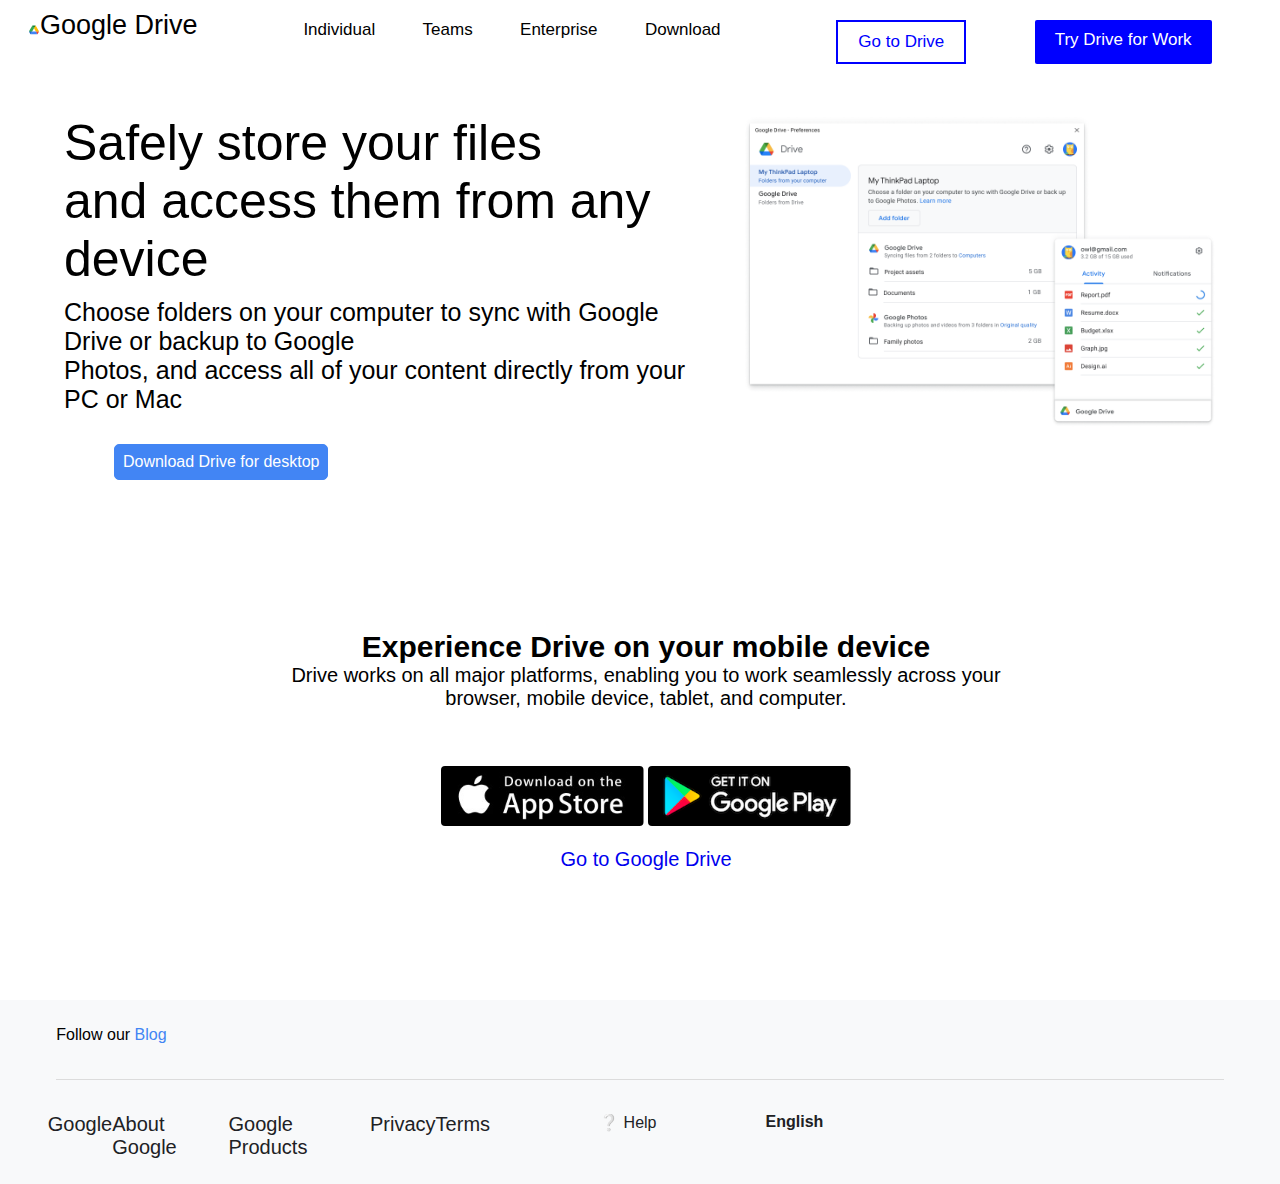
<file: download.html>
<!DOCTYPE html>
<html lang="en">
<head>
    <meta charset="UTF-8">
    <meta http-equiv="X-UA-Compatible" content="IE=edge">
    <meta name="viewport" content="width=device-width, initial-scale=1.0">
    <title>Download</title>
    <link rel="stylesheet" href="css/main.css">

</head>
<body>
    <div class="nav">
        <div class="logo">
            <a href="index.html"><img src="img/drive-logo.svg" alt=""></a>
            <a href="index.html">Google Drive</a>
        </div>
        <div class="link-1">
            <a href="#">Individual</a>
            <a href="#">Teams</a>
            <a href="#">Enterprise</a>
            <a href="download.html">Download</a>
        </div>
        <div class="link-2">
            <a href="#" class="btn-3">Go to Drive</a>
            <a href="#" class="btn-4">Try Drive for Work</a>
        </div>
    </div>
    <div class="row-1">
        <div class="col-1">
            <h1>Safely store your files<br>and access them from any<br>device</h1>
            <h2>Choose folders on your computer to sync with Google Drive or backup to Google<br>Photos, and access all of your content directly from your PC or Mac</h2>
            <div class="links">
                <a href="#" class="btn-1">Download Drive for desktop</a>
            </div>
        </div>
        <div class="col-2">
            <img src="img/imgs1.png" alt="">
        </div>
    </div>
    <div class="row-11">
        <h1>Experience Drive on your mobile device</h1>
        <p>Drive works on all major platforms, enabling you to work seamlessly across your<br>browser, mobile device, tablet, and computer.</p><br><br>
        <img src="img/icon_AppleStore.svg" alt="">
        <img src="img/icon_GooglePlay.svg" alt="">
        <br><br>
        <p><a href="#">Go to Google Drive</a></p>
    </div><footer class="footer">
        <div class="top">
            <p>Follow our <a href="#">Blog</a></p>
        </div>
        <div class="bottom">
            <div class="col-1">
                <p><a href="#">Google</a></p>
                <p><a href="#">About Google</a></p>
                <p><a href="#">Google Products</a></p>
                <p><a href="#">Privacy</a></p>
                <p><a href="#">Terms</a></p>
            </div>
            <div class="col-2">
                <a href="#" class="help">&#10068 Help</a>
                <p><b>English</b></p>
            </div>
        </div>
    </footer>
</body>
</html>
</file>
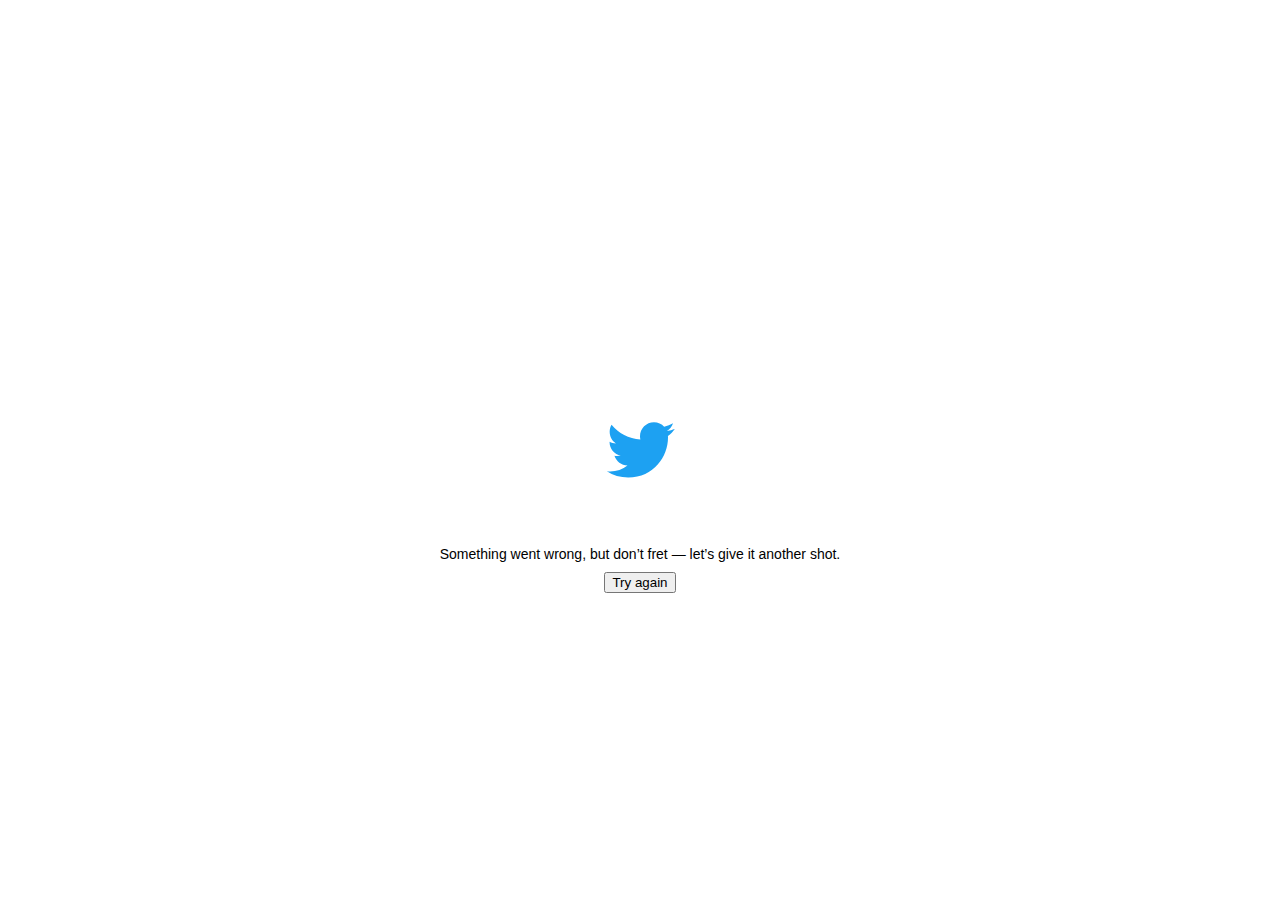
<file: img/twitter.htm>
<!DOCTYPE html>
<html dir="ltr" lang="en">
<meta charset="utf-8" />
<meta name="viewport" content="width=device-width,initial-scale=1,maximum-scale=1,user-scalable=0,viewport-fit=cover" /><link rel="preconnect" href="//abs.twimg.com" /><link rel="dns-prefetch" href="//abs.twimg.com" /><link rel="preconnect" href="//api.twitter.com" /><link rel="dns-prefetch" href="//api.twitter.com" /><link rel="preconnect" href="//pbs.twimg.com" /><link rel="dns-prefetch" href="//pbs.twimg.com" /><link rel="preconnect" href="//t.co" /><link rel="dns-prefetch" href="//t.co" /><link rel="preconnect" href="//video.twimg.com" /><link rel="dns-prefetch" href="//video.twimg.com" /><link rel="preload" as="script" crossorigin="anonymous" href="https://abs.twimg.com/responsive-web/client-web/feature-switch-manifest.20274088.js" nonce="YWI3NjM3YjItZGJkMi00ZjFkLTk3ZGItZTBiMmIyZDliMTc4" /><link rel="preload" as="script" crossorigin="anonymous" href="https://abs.twimg.com/responsive-web/client-web/polyfills.146233e8.js" nonce="YWI3NjM3YjItZGJkMi00ZjFkLTk3ZGItZTBiMmIyZDliMTc4" /><link rel="preload" as="script" crossorigin="anonymous" href="https://abs.twimg.com/responsive-web/client-web/vendor.670b8bf8.js" nonce="YWI3NjM3YjItZGJkMi00ZjFkLTk3ZGItZTBiMmIyZDliMTc4" /><link rel="preload" as="script" crossorigin="anonymous" href="https://abs.twimg.com/responsive-web/client-web/i18n/en.4a39ac38.js" nonce="YWI3NjM3YjItZGJkMi00ZjFkLTk3ZGItZTBiMmIyZDliMTc4" /><link rel="preload" as="script" crossorigin="anonymous" href="https://abs.twimg.com/responsive-web/client-web/main.4c877408.js" nonce="YWI3NjM3YjItZGJkMi00ZjFkLTk3ZGItZTBiMmIyZDliMTc4" /><meta property="fb:app_id" content="2231777543" />
<meta property="og:site_name" content="Twitter" /><meta name="google-site-verification" content="acYOOcR5z6puMzLn6hLDZI1nNHXPxt57OIstz1vnCV0" /><meta name="facebook-domain-verification" content="x6sdcc8b5ju3bh8nbm59eswogvg6t1" /><meta http-equiv="onion-location" content="https://twitter3e4tixl4xyajtrzo62zg5vztmjuricljdp2c5kshju4avyoid.onion/" /><link rel="manifest" href="/manifest.json" crossOrigin="use-credentials" /><link rel="alternate" hreflang="x-default" href="https://twitter.com/googledrive" /><link rel="alternate" hreflang="en" href="https://twitter.com/googledrive?lang=en" /><link rel="alternate" hreflang="ar" href="https://twitter.com/googledrive?lang=ar" /><link rel="alternate" hreflang="ar-x-fm" href="https://twitter.com/googledrive?lang=ar-x-fm" /><link rel="alternate" hreflang="bg" href="https://twitter.com/googledrive?lang=bg" /><link rel="alternate" hreflang="bn" href="https://twitter.com/googledrive?lang=bn" /><link rel="alternate" hreflang="ca" href="https://twitter.com/googledrive?lang=ca" /><link rel="alternate" hreflang="cs" href="https://twitter.com/googledrive?lang=cs" /><link rel="alternate" hreflang="da" href="https://twitter.com/googledrive?lang=da" /><link rel="alternate" hreflang="de" href="https://twitter.com/googledrive?lang=de" /><link rel="alternate" hreflang="el" href="https://twitter.com/googledrive?lang=el" /><link rel="alternate" hreflang="en-GB" href="https://twitter.com/googledrive?lang=en-GB" /><link rel="alternate" hreflang="es" href="https://twitter.com/googledrive?lang=es" /><link rel="alternate" hreflang="eu" href="https://twitter.com/googledrive?lang=eu" /><link rel="alternate" hreflang="fa" href="https://twitter.com/googledrive?lang=fa" /><link rel="alternate" hreflang="fi" href="https://twitter.com/googledrive?lang=fi" /><link rel="alternate" hreflang="fr" href="https://twitter.com/googledrive?lang=fr" /><link rel="alternate" hreflang="ga" href="https://twitter.com/googledrive?lang=ga" /><link rel="alternate" hreflang="gl" href="https://twitter.com/googledrive?lang=gl" /><link rel="alternate" hreflang="gu" href="https://twitter.com/googledrive?lang=gu" /><link rel="alternate" hreflang="ha" href="https://twitter.com/googledrive?lang=ha" /><link rel="alternate" hreflang="he" href="https://twitter.com/googledrive?lang=he" /><link rel="alternate" hreflang="hi" href="https://twitter.com/googledrive?lang=hi" /><link rel="alternate" hreflang="hr" href="https://twitter.com/googledrive?lang=hr" /><link rel="alternate" hreflang="hu" href="https://twitter.com/googledrive?lang=hu" /><link rel="alternate" hreflang="id" href="https://twitter.com/googledrive?lang=id" /><link rel="alternate" hreflang="ig" href="https://twitter.com/googledrive?lang=ig" /><link rel="alternate" hreflang="it" href="https://twitter.com/googledrive?lang=it" /><link rel="alternate" hreflang="ja" href="https://twitter.com/googledrive?lang=ja" /><link rel="alternate" hreflang="kn" href="https://twitter.com/googledrive?lang=kn" /><link rel="alternate" hreflang="ko" href="https://twitter.com/googledrive?lang=ko" /><link rel="alternate" hreflang="mr" href="https://twitter.com/googledrive?lang=mr" /><link rel="alternate" hreflang="ms" href="https://twitter.com/googledrive?lang=ms" /><link rel="alternate" hreflang="nb" href="https://twitter.com/googledrive?lang=nb" /><link rel="alternate" hreflang="nl" href="https://twitter.com/googledrive?lang=nl" /><link rel="alternate" hreflang="pl" href="https://twitter.com/googledrive?lang=pl" /><link rel="alternate" hreflang="pt" href="https://twitter.com/googledrive?lang=pt" /><link rel="alternate" hreflang="ro" href="https://twitter.com/googledrive?lang=ro" /><link rel="alternate" hreflang="ru" href="https://twitter.com/googledrive?lang=ru" /><link rel="alternate" hreflang="sk" href="https://twitter.com/googledrive?lang=sk" /><link rel="alternate" hreflang="sr" href="https://twitter.com/googledrive?lang=sr" /><link rel="alternate" hreflang="sv" href="https://twitter.com/googledrive?lang=sv" /><link rel="alternate" hreflang="ta" href="https://twitter.com/googledrive?lang=ta" /><link rel="alternate" hreflang="th" href="https://twitter.com/googledrive?lang=th" /><link rel="alternate" hreflang="tr" href="https://twitter.com/googledrive?lang=tr" /><link rel="alternate" hreflang="uk" href="https://twitter.com/googledrive?lang=uk" /><link rel="alternate" hreflang="ur" href="https://twitter.com/googledrive?lang=ur" /><link rel="alternate" hreflang="vi" href="https://twitter.com/googledrive?lang=vi" /><link rel="alternate" hreflang="yo" href="https://twitter.com/googledrive?lang=yo" /><link rel="alternate" hreflang="zh" href="https://twitter.com/googledrive?lang=zh" /><link rel="alternate" hreflang="zh-Hant" href="https://twitter.com/googledrive?lang=zh-Hant" /><link rel="canonical" href="https://twitter.com/googledrive" /><link rel="search" type="application/opensearchdescription+xml" href="/opensearch.xml" title="Twitter"><link rel="mask-icon" sizes="any" href="https://abs.twimg.com/responsive-web/client-web/icon-svg.168b89d8.svg" color="#1D9BF0"><link rel="shortcut icon" href="//abs.twimg.com/favicons/twitter.2.ico"><link rel="apple-touch-icon" sizes="192x192" href="https://abs.twimg.com/responsive-web/client-web/icon-ios.b1fc7278.png" /><meta name="mobile-web-app-capable" content="yes" />
<meta name="apple-mobile-web-app-title" content="Twitter" />
<meta name="apple-mobile-web-app-status-bar-style" content="white" />
<meta name="theme-color" content="#ffffff" />
<meta http-equiv="origin-trial" content="AlpCmb40F5ZjDi9ZYe+wnr/[base64]" /><style>html,body{height: 100%;}</style><style id="react-native-stylesheet">[stylesheet-group="0"]{}
html{-ms-text-size-adjust:100%;-webkit-text-size-adjust:100%;-webkit-tap-highlight-color:rgba(0,0,0,0);}
body{margin:0;}
button::-moz-focus-inner,input::-moz-focus-inner{border:0;padding:0;}
input::-webkit-search-cancel-button,input::-webkit-search-decoration,input::-webkit-search-results-button,input::-webkit-search-results-decoration{display:none;}
[stylesheet-group="0.1"]{}
:focus:not([data-focusvisible-polyfill]){outline: none;}
[stylesheet-group="1"]{}
.css-1dbjc4n{-ms-flex-align:stretch;-ms-flex-direction:column;-ms-flex-negative:0;-ms-flex-preferred-size:auto;-webkit-align-items:stretch;-webkit-box-align:stretch;-webkit-box-direction:normal;-webkit-box-orient:vertical;-webkit-flex-basis:auto;-webkit-flex-direction:column;-webkit-flex-shrink:0;align-items:stretch;border:0 solid black;box-sizing:border-box;display:-webkit-box;display:-moz-box;display:-ms-flexbox;display:-webkit-flex;display:flex;flex-basis:auto;flex-direction:column;flex-shrink:0;margin-bottom:0px;margin-left:0px;margin-right:0px;margin-top:0px;min-height:0px;min-width:0px;padding-bottom:0px;padding-left:0px;padding-right:0px;padding-top:0px;position:relative;z-index:0;}
.css-901oao{border:0 solid black;box-sizing:border-box;color:rgba(0,0,0,1.00);display:inline;font:14px -apple-system,BlinkMacSystemFont,"Segoe UI",Roboto,Helvetica,Arial,sans-serif;margin-bottom:0px;margin-left:0px;margin-right:0px;margin-top:0px;padding-bottom:0px;padding-left:0px;padding-right:0px;padding-top:0px;white-space:pre-wrap;word-wrap:break-word;}
.css-16my406{color:inherit;font:inherit;white-space:inherit;}
[stylesheet-group="2"]{}
.r-13awgt0{-ms-flex:1 1 0%;-webkit-flex:1;flex:1;}
.r-4qtqp9{display:inline-block;}
.r-ywje51{margin-bottom:auto;margin-left:auto;margin-right:auto;margin-top:auto;}
.r-hvic4v{display:none;}
.r-1adg3ll{display:block;}
[stylesheet-group="2.2"]{}
.r-12vffkv>*{pointer-events:auto;}
.r-12vffkv{pointer-events:none!important;}
.r-14lw9ot{background-color:rgba(255,255,255,1.00);}
.r-1p0dtai{bottom:0px;}
.r-1d2f490{left:0px;}
.r-1xcajam{position:fixed;}
.r-zchlnj{right:0px;}
.r-ipm5af{top:0px;}
.r-yyyyoo{fill:currentcolor;}
.r-1xvli5t{height:1.25em;}
.r-dnmrzs{max-width:100%;}
.r-bnwqim{position:relative;}
.r-1plcrui{vertical-align:text-bottom;}
.r-lrvibr{-moz-user-select:none;-ms-user-select:none;-webkit-user-select:none;user-select:none;}
.r-13gxpu9{color:rgba(29,161,242,1.00);}
.r-wy61xf{height:72px;}
.r-u8s1d{position:absolute;}
.r-1blnp2b{width:72px;}
.r-1ykxob0{top:60%;}
.r-1b2b6em{line-height:2em;}
.r-q4m81j{text-align:center;}</style><body style="background-color: #FFFFFF;">
  <noscript>
    <style>
    body {
      -ms-overflow-style: scrollbar;
      overflow-y: scroll;
      overscroll-behavior-y: none;
    }

    .errorContainer {
      background-color: #FFF;
      color: #0F1419;
      max-width: 600px;
      margin: 0 auto;
      padding: 10%;
      font-family: Helvetica, sans-serif;
      font-size: 16px;
    }

    .errorButton {
      margin: 3em 0;
    }

    .errorButton a {
      background: #1DA1F2;
      border-radius: 2.5em;
      color: white;
      padding: 1em 2em;
      text-decoration: none;
    }

    .errorButton a:hover,
    .errorButton a:focus {
      background: rgb(26, 145, 218);
    }

    .errorFooter {
      color: #657786;
      font-size: 80%;
      line-height: 1.5;
      padding: 1em 0;
    }

    .errorFooter a,
    .errorFooter a:visited {
      color: #657786;
      text-decoration: none;
      padding-right: 1em;
    }

    .errorFooter a:hover,
    .errorFooter a:active {
      text-decoration: underline;
    }

      #placeholder,
      #react-root {
        display: none !important;
      }
      body {
        background-color: #FFF !important;
      }
    </style>
    <div class="errorContainer">
      <img width="46" height="38" srcset="https://abs.twimg.com/errors/logo46x38.png 1x, https://abs.twimg.com/errors/logo46x38@2x.png 2x" src="https://abs.twimg.com/errors/logo46x38.png" alt="Twitter" />
      <h1>JavaScript is not available.</h1>
      <p>We’ve detected that JavaScript is disabled in this browser. Please enable JavaScript or switch to a supported browser to continue using twitter.com. You can see a list of supported browsers in our Help Center.</p>
      <p class="errorButton"><a href="https://help.twitter.com/using-twitter/twitter-supported-browsers">Help Center</a></p>
    <p class="errorFooter">
      <a href="https://twitter.com/tos">Terms of Service</a>
      <a href="https://twitter.com/privacy">Privacy Policy</a>
      <a href="https://support.twitter.com/articles/20170514">Cookie Policy</a>
      <a href="https://legal.twitter.com/imprint.html">Imprint</a>
      <a href="https://business.twitter.com/en/help/troubleshooting/how-twitter-ads-work.html?ref=web-twc-ao-gbl-adsinfo&utm_source=twc&utm_medium=web&utm_campaign=ao&utm_content=adsinfo">Ads info</a>
      © 2022 Twitter, Inc.
    </p>

    </div>
  </noscript><div id="react-root" style="height:100%;display:flex;"><div class="css-1dbjc4n r-13awgt0 r-12vffkv"><div class="css-1dbjc4n r-13awgt0 r-12vffkv"><style>
@media (prefers-color-scheme: dark) {
  #placeholder {
    background-color: #000000
  }
}
</style><div aria-label="Loading…" class="css-1dbjc4n r-14lw9ot r-1p0dtai r-1d2f490 r-1xcajam r-zchlnj r-ipm5af" id="placeholder"><svg viewBox="0 0 24 24" aria-hidden="true" class="r-1p0dtai r-13gxpu9 r-4qtqp9 r-yyyyoo r-wy61xf r-1d2f490 r-ywje51 r-dnmrzs r-u8s1d r-zchlnj r-1plcrui r-ipm5af r-lrvibr r-1blnp2b"><g><path d="M23.643 4.937c-.835.37-1.732.62-2.675.733.962-.576 1.7-1.49 2.048-2.578-.9.534-1.897.922-2.958 1.13-.85-.904-2.06-1.47-3.4-1.47-2.572 0-4.658 2.086-4.658 4.66 0 .364.042.718.12 1.06-3.873-.195-7.304-2.05-9.602-4.868-.4.69-.63 1.49-.63 2.342 0 1.616.823 3.043 2.072 3.878-.764-.025-1.482-.234-2.11-.583v.06c0 2.257 1.605 4.14 3.737 4.568-.392.106-.803.162-1.227.162-.3 0-.593-.028-.877-.082.593 1.85 2.313 3.198 4.352 3.234-1.595 1.25-3.604 1.995-5.786 1.995-.376 0-.747-.022-1.112-.065 2.062 1.323 4.51 2.093 7.14 2.093 8.57 0 13.255-7.098 13.255-13.254 0-.2-.005-.402-.014-.602.91-.658 1.7-1.477 2.323-2.41z"></path></g></svg></div><div class="css-1dbjc4n r-hvic4v r-1d2f490 r-1xcajam r-zchlnj r-1ykxob0" id="ScriptLoadFailure"><form action="" method="GET"><div dir="auto" class="css-901oao r-1adg3ll r-1b2b6em r-q4m81j"><span class="css-901oao css-16my406">Something went wrong, but don’t fret — let’s give it another shot.</span><br/><input type="hidden" name="failedScript" value=""/><input type="submit" value="Try again"/></div></form></div></div></div></div><script type="text/javascript" charset="utf-8" nonce="YWI3NjM3YjItZGJkMi00ZjFkLTk3ZGItZTBiMmIyZDliMTc4">window.__INITIAL_STATE__={"optimist":[],"entities":{"broadcasts":{"entities":{},"errors":{},"fetchStatus":{}},"cards":{"entities":{},"errors":{},"fetchStatus":{}},"commerceItems":{"entities":{},"errors":{},"fetchStatus":{}},"communities":{"entities":{},"errors":{},"fetchStatus":{}},"conversations":{"entities":{},"errors":{},"fetchStatus":{}},"entries":{"entities":{},"errors":{},"fetchStatus":{}},"lists":{"entities":{},"errors":{},"fetchStatus":{}},"moments":{"entities":{},"errors":{},"fetchStatus":{}},"tweets":{"entities":{},"errors":{},"fetchStatus":{}},"twitterArticles":{"entities":{},"errors":{},"fetchStatus":{}},"trustedFriends":{"entities":{},"errors":{},"fetchStatus":{}},"userPresence":{"entities":{},"errors":{},"fetchStatus":{}},"userCommunityInviteActionResult":{"entities":{},"errors":{},"fetchStatus":{}},"users":{"entities":{},"errors":{},"fetchStatus":{}},"userCommunityRoleRelationship":{"entities":{},"errors":{},"fetchStatus":{}}},"featureSwitch":{"debug":{},"defaultConfig":{"Arkose_rweb_hosted_page":{"value":true},"Arkose_use_invisible_challenge_key":{"value":false},"account_2fa_standalone_security_key_enabled":{"value":true},"account_country_setting_countries_whitelist":{"value":["ad","ae","af","ag","ai","al","am","ao","ar","as","at","au","aw","ax","az","ba","bb","bd","be","bf","bg","bh","bi","bj","bl","bm","bn","bo","bq","br","bs","bt","bv","bw","by","bz","ca","cc","cd","cf","cg","ch","ci","ck","cl","cm","co","cr","cu","cv","cw","cx","cy","cz","de","dj","dk","dm","do","dz","ec","ee","eg","er","es","et","fi","fj","fk","fm","fo","fr","ga","gb","gd","ge","gf","gg","gh","gi","gl","gm","gn","gp","gq","gr","gs","gt","gu","gw","gy","hk","hn","hr","ht","hu","id","ie","il","im","in","io","iq","ir","is","it","je","jm","jo","jp","ke","kg","kh","ki","km","kn","kr","kw","ky","kz","la","lb","lc","li","lk","lr","ls","lt","lu","lv","ly","ma","mc","md","me","mf","mg","mh","mk","ml","mn","mo","mp","mq","mr","ms","mt","mu","mv","mw","mx","my","mz","na","nc","ne","nf","ng","ni","nl","no","np","nr","nu","nz","om","pa","pe","pf","pg","ph","pk","pl","pm","pn","pr","ps","pt","pw","py","qa","re","ro","rs","ru","rw","sa","sb","sc","se","sg","sh","si","sk","sl","sm","sn","so","sr","st","sv","sx","sz","tc","td","tf","tg","th","tj","tk","tl","tm","tn","to","tr","tt","tv","tw","tz","ua","ug","us","uy","uz","va","vc","ve","vi","vn","vu","wf","ws","xk","ye","yt","za","zm","zw"]},"account_session_console_from_graphql_enabled":{"value":true},"account_taxonomy_automated_label_enabled":{"value":true},"account_taxonomy_automation_opt_in_enabled":{"value":false},"ads_spacing_client_fallback_minimum_spacing":{"value":3},"arkose_challenge_open_app_dev":{"value":"560C66A3-C8EB-4D11-BE53-A8232734AA62"},"arkose_challenge_open_app_prod":{"value":"6E8D3D6E-30D4-45F1-9838-BA3D9651AAA1"},"arkose_challenge_signup_mobile":{"value":"006B5E87-7497-403E-9E0C-8FFBAAC6FA67"},"arkose_challenge_signup_web":{"value":"DF58DD3B-DFCC-4502-91FA-EDC0DC385CFF"},"author_moderated_replies_urt_container_enabled":{"value":false},"branded_like_preview_enabled":{"value":false},"c9s_auto_collapse_community_detail_header_enabled":{"value":false},"c9s_communities_search_enabled":{"value":true},"c9s_community_composer_hashtag_suggestions_enabled":{"value":false},"c9s_community_creation_enabled":{"value":true},"c9s_community_creation_form_membership_type_enabled":{"value":true},"c9s_community_creation_setup_checklist_enabled":{"value":true},"c9s_community_deletion_enabled":{"value":true},"c9s_community_hashtags_carousel_enabled":{"value":false},"c9s_community_hashtags_enabled":{"value":true},"c9s_edit_moderators_enabled":{"value":true},"c9s_enabled":{"value":true},"c9s_highlight_tweet_enabled":{"value":true},"c9s_logged_out_access_enabled":{"value":false},"c9s_max_community_description_length":{"value":160},"c9s_max_community_name_length":{"value":30},"c9s_max_rule_count":{"value":10},"c9s_max_rule_description_length":{"value":160},"c9s_max_rule_name_length":{"value":60},"c9s_members_list_search_enabled":{"value":true},"c9s_moderation_enabled":{"value":true},"c9s_nav_list_activity_details_enabled":{"value":false},"c9s_participation_enabled":{"value":true},"c9s_poll_creation_enabled":{"value":true},"c9s_remove_member_enabled":{"value":true},"c9s_remove_member_list_enabled":{"value":true},"c9s_report_community_enabled":{"value":false},"c9s_rule_management_enabled":{"value":true},"c9s_tab_visibility":{"value":"members_only"},"c9s_timelines_default_selection":{"value":"ranked"},"c9s_timelines_ranking_enabled":{"value":false},"c9s_unread_indicator_global_enabled":{"value":false},"c9s_unread_indicator_mod_actions_enabled":{"value":false},"c9s_unread_indicator_tweets_enabled":{"value":false},"content_language_setting_enabled":{"value":true},"conversation_controls_change_enabled":{"value":true},"conversation_controls_change_tooltip_enabled":{"value":true},"conversation_controls_limited_replies_consumption_configuration":{"value":"no_reply"},"conversation_controls_limited_replies_creation_enabled":{"value":true},"conversation_controls_persistence_enabled":{"value":true},"conversational_safety_heads_up_treatment_A_enabled":{"value":""},"direct_messages_incremental_holdback_2022h1":{"value":true},"dm_conversation_labels_max_pinned_count":{"value":6},"dm_conversation_labels_pinned_education_enabled":{"value":true},"dm_conversation_labels_pinned_enabled":{"value":true},"dm_conversations_nsfw_media_filter_enabled":{"value":false},"dm_education_flags_prompt":{"value":false},"dm_evolution_add_participants_enabled":{"value":false},"dm_evolution_conversation_read_enabled":{"value":false},"dm_evolution_enabled":{"value":false},"dm_evolution_inbox_primary_enabled":{"value":false},"dm_evolution_inbox_secondary_enabled":{"value":false},"dm_evolution_inbox_tertiary_enabled":{"value":false},"dm_evolution_message_creation_enabled":{"value":false},"dm_evolution_message_hide_enabled":{"value":false},"dm_evolution_responsive_web_early_bird_only_switch":{"value":false},"dm_inbox_search_groups_bucket_size":{"value":5},"dm_inbox_search_max_recent_searches_stored":{"value":5},"dm_inbox_search_message_attachment_previews_enabled":{"value":true},"dm_inbox_search_message_results_enabled":{"value":true},"dm_inbox_search_messages_bucket_size":{"value":5},"dm_inbox_search_modular_results_enabled":{"value":true},"dm_inbox_search_people_bucket_size":{"value":5},"dm_inbox_search_query_highlighting_conversation_results_enabled":{"value":true},"dm_inbox_search_query_highlighting_message_results_enabled":{"value":true},"dm_reactions_config_active_reactions":{"value":["😂:funny","😲:surprised","😢:sad","❤️:like","🔥:excited","👍:agree","👎:disagree"]},"dm_reactions_config_inactive_reactions":{"value":["😠:angry","😷:mask"]},"dm_share_sheet_send_individually_enabled":{"value":true},"dm_share_sheet_send_individually_max_count":{"value":20},"dm_vdl_chat_p0_enabled":{"value":false},"dm_vdl_enabled":{"value":true},"dm_vdl_inbox_p0_enabled":{"value":true},"dm_voice_rendering_enabled":{"value":true},"dont_mention_me_enabled":{"value":true},"dont_mention_me_mentions_tab_education_enabled":{"value":true},"dont_mention_me_view_api_enabled":{"value":true},"ecd_dispute_form_link_enabled":{"value":true},"employee_role":{"value":false},"enable_label_appealing_misinfo_enabled":{"value":false},"enable_label_appealing_sensitive_content_enabled":{"value":false},"explore_relaunch_enable_immersive_web":{"value":false},"explore_relaunch_enabled":{"value":false},"explore_relaunch_onboarding_bar_show_count":{"value":3},"focused_timeline_actions_onboarding_likes":{"value":0},"follow_nudge_search_enabled":{"value":false},"followers_management_remove_follower_from_followers_list":{"value":true},"followers_management_remove_follower_from_profile_screen":{"value":true},"graphql_mutation_destroy_mode":{"value":"graphql_only"},"graphql_mutation_retweet_mode":{"value":"graphql_only"},"graphql_mutation_unretweet_mode":{"value":"graphql_only"},"graphql_mutation_update_mode":{"value":"graphql_only"},"graphql_timeline_v2_query_threaded_conversation_with_injections":{"value":true},"graphql_timeline_v2_user_favorites_by_time_timeline":{"value":true},"graphql_timeline_v2_user_media_timeline":{"value":true},"graphql_timeline_v2_user_profile_timeline":{"value":true},"graphql_timeline_v2_user_profile_with_replies_timeline":{"value":true},"guest_broadcasting_timeline_decorations_enabled":{"value":false},"hashflags_animation_like_button_enabled":{"value":true},"home_timeline_latest_timeline_switch_enabled":{"value":true},"home_timeline_like_reactivity_enabled":{"value":true},"home_timeline_like_reactivity_fatigue":{"value":10},"home_timeline_spheres_detail_page_muting_enabled":{"value":true},"home_timeline_spheres_max_user_owned_or_subscribed_lists_count":{"value":5},"home_timeline_spheres_ranking_mode_control_enabled":{"value":true},"home_timeline_tweet_auto_inline_reply_enabled":{"value":false},"identity_verification_debadging_notification_enabled":{"value":true},"identity_verification_educational_prompt_enabled":{"value":true},"identity_verification_intake_enabled":{"value":false},"identity_verification_notable_demo_survey":{"value":false},"interactive_text_enabled":{"value":true},"live_event_docking_enabled":{"value":true},"live_event_interstitial_seen_cache_enabled":{"value":true},"live_event_multi_video_auto_advance_dock_enabled":{"value":true},"live_event_multi_video_auto_advance_enabled":{"value":true},"live_event_multi_video_auto_advance_fullscreen_enabled":{"value":false},"live_event_multi_video_auto_advance_transition_duration_seconds":{"value":5},"live_event_multi_video_enabled":{"value":true},"live_event_timeline_default_refresh_rate_interval_seconds":{"value":30},"live_event_timeline_minimum_refresh_rate_interval_seconds":{"value":10},"live_event_timeline_server_controlled_refresh_rate_enabled":{"value":true},"livepipeline_client_enabled":{"value":true},"livepipeline_dm_features_enabled":{"value":true},"livepipeline_tweetengagement_enabled":{"value":true},"longform_ad_free_articles_badging_enabled":{"value":false},"longform_top_articles_friends_of_friends_enabled":{"value":true},"longform_top_articles_time_window_enabled":{"value":true},"machine_translation_logged_out_enabled":{"value":false},"media_edge_to_edge_content_enabled":{"value":false},"moment_annotations_enabled":{"value":true},"moments_new_share_variant_floating_action_button":{"value":false},"network_layer_503_backoff_mode":{"value":"host"},"ocf_2fa_enrollment_bouncer_enabled":{"value":false},"ocf_2fa_enrollment_enabled":{"value":true},"ocf_2fa_unenrollment_enabled":{"value":true},"onboarding_enter_username_hidden_prefill_enabled":{"value":false},"onboarding_enter_username_hidden_skip_enabled":{"value":false},"papago_tweet_translation_from_korean_entity_protected":{"value":false},"papago_tweet_translation_from_korean_entity_protected_destinations":{"value":["en","ja","zh","zh-cn","zh-Hans","zh-tw","zh-Hant"]},"papago_tweet_translation_from_korean_entity_unprotected":{"value":false},"papago_tweet_translation_from_korean_entity_unprotected_destinations":{"value":["id","es","th"]},"papago_tweet_translation_to_korean":{"value":false},"papago_tweet_translation_to_korean_sources":{"value":["en","ja"]},"professional_launchpad_m1_enabled":{"value":false},"professional_launchpad_upload_address_book":{"value":false},"profile_foundations_about_tab_enabled":{"value":false},"profile_foundations_about_tab_tooltip_enabled":{"value":false},"profile_foundations_header_fields_hidden":{"value":false},"profile_foundations_tweet_stats_enabled":{"value":false},"profile_foundations_tweet_stats_tweet_count":{"value":false},"profile_foundations_tweet_stats_tweet_frequency":{"value":false},"profile_foundations_tweet_stats_tweet_topics":{"value":false},"remove_hashflags_global_from_hweb_enabled":{"value":false},"report_center_mvp_r1_enabled":{"value":true},"report_center_mvp_r2_enabled":{"value":false},"responsive_web_3rd_party_category_branch":{"value":3},"responsive_web_3rd_party_category_double_click":{"value":3},"responsive_web_3rd_party_category_external_referer":{"value":3},"responsive_web_3rd_party_category_ga":{"value":3},"responsive_web_3rd_party_category_google_platform":{"value":2},"responsive_web_3rd_party_category_google_recaptcha":{"value":2},"responsive_web_3rd_party_category_player_card":{"value":3},"responsive_web_3rd_party_category_sentry":{"value":2},"responsive_web_3rd_party_category_sign_in_with_apple":{"value":2},"responsive_web_account_access_language_lo_banners":{"value":"control"},"responsive_web_account_access_language_lo_splash_sidebar":{"value":"control"},"responsive_web_account_search_readability_enabled":{"value":true},"responsive_web_alt_svc":{"value":false},"responsive_web_alt_text_nudges_enabled":{"value":false},"responsive_web_alt_text_nudges_settings_enabled":{"value":false},"responsive_web_alt_text_translations_enabled":{"value":false},"responsive_web_api_transition_enabled":{"value":true},"responsive_web_article_nudge_enabled":{"value":true},"responsive_web_audio_space_ring_home_timeline":{"value":false},"responsive_web_author_labels_avatar_label_enabled":{"value":false},"responsive_web_author_labels_focal_label_enabled":{"value":false},"responsive_web_author_labels_handle_label_enabled":{"value":false},"responsive_web_auto_logout_multiaccount_enabled":{"value":true},"responsive_web_auto_logout_restrictedauthtoken_enabled":{"value":true},"responsive_web_auto_logout_twid_enabled":{"value":true},"responsive_web_behavioral_events_communities_enabled":{"value":true},"responsive_web_behavioral_events_enabled":{"value":false},"responsive_web_behavioral_events_home_enabled":{"value":true},"responsive_web_behavioral_events_htl_breadcrumbs":{"value":true},"responsive_web_birdwatch_aliases_enabled":{"value":true},"responsive_web_birdwatch_appeals_enabled":{"value":true},"responsive_web_birdwatch_consumption_enabled":{"value":false},"responsive_web_birdwatch_contribution_enabled":{"value":false},"responsive_web_birdwatch_deleted_notes_enabled":{"value":true},"responsive_web_birdwatch_earn_out_enabled":{"value":false},"responsive_web_birdwatch_hcomp_user":{"value":false},"responsive_web_birdwatch_history_enabled":{"value":false},"responsive_web_birdwatch_impressions_enabled":{"value":false},"responsive_web_birdwatch_note_awards_enabled":{"value":false},"responsive_web_birdwatch_note_writing_enabled":{"value":false},"responsive_web_birdwatch_pivots_enabled":{"value":false},"responsive_web_birdwatch_profile_awards_enabled":{"value":false},"responsive_web_birdwatch_rating_crowd_enabled":{"value":false},"responsive_web_birdwatch_rating_mini_survey_enabled":{"value":false},"responsive_web_birdwatch_rating_participant_enabled":{"value":false},"responsive_web_birdwatch_ratings_m2_tags_enabled":{"value":true},"responsive_web_birdwatch_ratings_v2_enabled":{"value":true},"responsive_web_birdwatch_site_enabled":{"value":true},"responsive_web_birdwatch_traffic_lights_enabled":{"value":true},"responsive_web_branch_cpid_enabled":{"value":false},"responsive_web_branch_sdk_enabled":{"value":true},"responsive_web_card_preconnect_enabled":{"value":false},"responsive_web_card_preload_mode":{"value":false},"responsive_web_carousel_v2_cards_non_safari_enabled":{"value":false},"responsive_web_carousel_v2_cards_safari_variant":{"value":"control"},"responsive_web_carousel_v2_media_detail_enabled":{"value":false},"responsive_web_cleanup_macaw_swift_indexed_db":{"value":true},"responsive_web_collection_ads_enabled":{"value":true},"responsive_web_communities_slices_enabled":{"value":true},"responsive_web_composer_configurable_video_player_enabled":{"value":false},"responsive_web_continue_as_always_enabled":{"value":false},"responsive_web_continue_as_param_enabled":{"value":true},"responsive_web_convert_card_video_to_gif_enabled":{"value":false},"responsive_web_cookie_compliance_1st_party_killswitch_list":{"value":[]},"responsive_web_cookie_compliance_banner_enabled":{"value":false},"responsive_web_cookie_compliance_gingersnap_enabled":{"value":false},"responsive_web_cookie_consent_signal_enabled":{"value":false},"responsive_web_cotweet_consumption_enabled":{"value":true},"responsive_web_csrf_clientside_enabled":{"value":true},"responsive_web_dance_cc_tools_enabled":{"value":false},"responsive_web_dance_cc_tools_include_development_enabled":{"value":false},"responsive_web_dcm_2_enabled":{"value":true},"responsive_web_deamplification_replies_dropdown_selector_enabled":{"value":false},"responsive_web_deamplification_transparent_cursors_enabled":{"value":false},"responsive_web_delegate_enabled":{"value":false},"responsive_web_disconnect_third_party_sso_enabled":{"value":true},"responsive_web_dockable_autoplay_policy_enabled":{"value":true},"responsive_web_drew_mute_and_block_enabled":{"value":false},"responsive_web_drew_profile_block_enabled":{"value":false},"responsive_web_drew_timeline_block_enabled":{"value":false},"responsive_web_dtime_fccts_enabled":{"value":false},"responsive_web_dtime_show_new_tweets_enabled":{"value":true},"responsive_web_dtime_tpat_enabled":{"value":true},"responsive_web_edit_tweet_api_enabled":{"value":false},"responsive_web_edit_tweet_composition_enabled":{"value":false},"responsive_web_element_size_impression_scribe_enabled":{"value":true},"responsive_web_enhance_cards_enabled":{"value":false},"responsive_web_eu_countries":{"value":["at","be","bg","ch","cy","cz","de","dk","ee","es","fi","fr","gb","gr","hr","hu","ie","is","it","li","lt","lu","lv","mt","nl","no","pl","pt","ro","se","si","sk"]},"responsive_web_explorer_ads_enabled":{"value":true},"responsive_web_extension_compatibility_hide":{"value":false},"responsive_web_extension_compatibility_impression_guard":{"value":true},"responsive_web_extension_compatibility_override_param":{"value":false},"responsive_web_extension_compatibility_scribe":{"value":true},"responsive_web_extension_compatibility_size_threshold":{"value":50},"responsive_web_fake_root_twitter_domain_for_testing":{"value":false},"responsive_web_feature_gating_enabled":{"value":true},"responsive_web_fetch_hashflags_on_boot":{"value":false},"responsive_web_framerate_tracking_home_enabled":{"value":false},"responsive_web_gaggle_site_enabled":{"value":false},"responsive_web_graphql_bookmarks":{"value":true},"responsive_web_graphql_conversations_enabled":{"value":true},"responsive_web_graphql_dark_reads_probability":{"value":0},"responsive_web_graphql_feedback":{"value":true},"responsive_web_graphql_home_enabled":{"value":false},"responsive_web_graphql_home_latest_enabled":{"value":true},"responsive_web_graphql_likes_timeline":{"value":true},"responsive_web_graphql_media_timeline":{"value":true},"responsive_web_graphql_mutation_bookmarks":{"value":true},"responsive_web_graphql_topic_timeline_enabled":{"value":true},"responsive_web_hashflags_api_new":{"value":true},"responsive_web_hashtag_highlight_is_enabled":{"value":false},"responsive_web_hashtag_highlight_show_avatar":{"value":false},"responsive_web_hashtag_highlight_use_small_font":{"value":false},"responsive_web_highlight_details_experiment_bucket":{"value":"control"},"responsive_web_home_namespace_update_enabled":{"value":false},"responsive_web_home_pinned_timelines_latest_enabled":{"value":false},"responsive_web_home_pinned_timelines_lists_enabled":{"value":false},"responsive_web_home_sticky_new_tweets_pill_delay_seconds":{"value":1},"responsive_web_home_sticky_new_tweets_pill_duration_seconds":{"value":120},"responsive_web_home_sticky_new_tweets_pill_enabled":{"value":true},"responsive_web_home_timeline_impressions_first_linger_enabled":{"value":false},"responsive_web_htl_empty_state_redesign_variant":{"value":"control"},"responsive_web_impression_pixel_enabled":{"value":true},"responsive_web_impression_tracker_refactor_enabled":{"value":true},"responsive_web_install_banner_show_immediate":{"value":false},"responsive_web_instream_video_redesign_enabled":{"value":true},"responsive_web_instream_video_store_keyed":{"value":true},"responsive_web_left_nav_refresh_connect_enabled":{"value":false},"responsive_web_left_nav_refresh_topics_enabled":{"value":false},"responsive_web_like_by_author_enabled":{"value":false},"responsive_web_live_commerce_enabled":{"value":false},"responsive_web_live_video_parity_periscope_auth_enabled":{"value":false},"responsive_web_location_spotlight_display_map":{"value":false},"responsive_web_location_spotlight_v1_config":{"value":false},"responsive_web_location_spotlight_v1_display":{"value":false},"responsive_web_logged_out_gating_13501_ddg":{"value":""},"responsive_web_logged_out_gating_13622_ddg":{"value":""},"responsive_web_logged_out_gating_14123_ddg":{"value":""},"responsive_web_logged_out_gating_14788_ddg":{"value":""},"responsive_web_logged_out_gating_non_holdback_ddgs":{"value":""},"responsive_web_login_input_type_email_enabled":{"value":false},"responsive_web_login_signup_sheet_app_install_cta_enabled":{"value":true},"responsive_web_media_upload_limit_2g":{"value":250},"responsive_web_media_upload_limit_3g":{"value":1500},"responsive_web_media_upload_limit_slow_2g":{"value":150},"responsive_web_media_upload_md5_hashing_enabled":{"value":false},"responsive_web_media_upload_metrics_enabled":{"value":true},"responsive_web_media_upload_target_jpg_pixels_per_byte":{"value":6},"responsive_web_menu_section_divider_enabled":{"value":false},"responsive_web_misinfo_label_revamp_tweaks_enabled":{"value":false},"responsive_web_mixed_media_consumption_enabled":{"value":false},"responsive_web_mobile_app_spotlight_v1_config":{"value":false},"responsive_web_mobile_app_spotlight_v1_display":{"value":false},"responsive_web_moment_maker_annotations_enabled":{"value":false},"responsive_web_moment_maker_enabled":{"value":true},"responsive_web_moment_maker_promoted_tweets_enabled":{"value":false},"responsive_web_multiple_account_limit":{"value":5},"responsive_web_new_copy_security_key_2fa_enabled":{"value":true},"responsive_web_newsletters_callout_enabled":{"value":true},"responsive_web_newsletters_menu_enabled":{"value":true},"responsive_web_newsletters_profile_subscribe_enabled":{"value":true},"responsive_web_newsletters_subscribe_double_opt_in_removal_enabled":{"value":true},"responsive_web_nft_avatar":{"value":true},"responsive_web_nft_avatar_help_link":{"value":"https://help.twitter.com/en/using-twitter/twitter-blue-labs#nft"},"responsive_web_notifications_empty_state_redesign_variant":{"value":"control"},"responsive_web_ntab_verified_mentions_vit_internal_dogfood":{"value":false},"responsive_web_nux_web_to_app_gating_enabled":{"value":false},"responsive_web_oauth2_consent_flow_enabled":{"value":true},"responsive_web_ocf_reportflow_appeals_enabled":{"value":false},"responsive_web_ocf_reportflow_dms_enabled":{"value":false},"responsive_web_ocf_reportflow_lists_enabled":{"value":false},"responsive_web_ocf_reportflow_profiles_enabled":{"value":false},"responsive_web_ocf_reportflow_testers":{"value":false},"responsive_web_ocf_reportflow_tweets_enabled":{"value":true},"responsive_web_ocf_sms_autoverify_darkwrite":{"value":false},"responsive_web_ocf_sms_autoverify_enabled":{"value":false},"responsive_web_offscreen_video_scroller_removal_enabled":{"value":false},"responsive_web_open_app_appbar_button_enabled":{"value":true},"responsive_web_open_in_app_prompt_enabled":{"value":false},"responsive_web_original_tweet_nudge_enabled":{"value":false},"responsive_web_original_tweet_nudge_show_nudge":{"value":false},"responsive_web_original_tweet_nudge_supported_languages":{"value":["en"]},"responsive_web_passwordless_sso_enabled":{"value":false},"responsive_web_placeholder_siwg_button_enabled":{"value":false},"responsive_web_prerolls_fullscreen_disabled_on_ios":{"value":false},"responsive_web_professional_journeys_holdback_enabled":{"value":false},"responsive_web_profile_spotlight_v0_config":{"value":false},"responsive_web_profile_spotlight_v0_display":{"value":false},"responsive_web_promoted_account_card_enabled":{"value":true},"responsive_web_promoted_badge_below_header":{"value":false},"responsive_web_promoted_badge_use_circle_icon":{"value":false},"responsive_web_promoted_tweet_param_append_enabled":{"value":true},"responsive_web_promoted_tweet_url_rewrite_enabled":{"value":true},"responsive_web_qp_graphql_accounts_enabled":{"value":true},"responsive_web_qp_intro_experiment_enabled":{"value":false},"responsive_web_qp_payment_select_enabled":{"value":true},"responsive_web_qp_welcome_coupon_enabled":{"value":false},"responsive_web_reactions_api_test":{"value":false},"responsive_web_reactions_enabled":{"value":false},"responsive_web_reactions_fruit_basket_threshold":{"value":20},"responsive_web_reactions_legacy_heart":{"value":true},"responsive_web_reactions_nux_banner":{"value":false},"responsive_web_reader_extended_menu":{"value":true},"responsive_web_recent_searches_events_enabled":{"value":true},"responsive_web_recent_searches_topics_enabled":{"value":true},"responsive_web_recent_searches_users_enabled":{"value":true},"responsive_web_reply_nudge_copy_version":{"value":0},"responsive_web_reply_nudge_enabled":{"value":false},"responsive_web_reply_nudge_show_nudge":{"value":true},"responsive_web_reply_nudge_supported_languages":{"value":["en"]},"responsive_web_reply_nudge_testing_keyword":{"value":false},"responsive_web_reply_storm_enabled":{"value":false},"responsive_web_report_page_not_found":{"value":false},"responsive_web_scroller_autopoll_enabled":{"value":false},"responsive_web_scroller_top_positioning_enabled":{"value":false},"responsive_web_search_home_page_design_variation":{"value":""},"responsive_web_send_cookies_metadata_enabled":{"value":true},"responsive_web_settings_timeline_polling_enabled":{"value":false},"responsive_web_settings_timeline_polling_interval_ms":{"value":0},"responsive_web_settings_timeline_refresh_background_interval":{"value":0},"responsive_web_share_action_order_desktop":{"value":"default"},"responsive_web_share_action_order_mobile":{"value":"default"},"responsive_web_share_only_tweet_url_omit_title_and_text":{"value":true},"responsive_web_sidebar_ttf_enabled":{"value":false},"responsive_web_spud_enabled":{"value":true},"responsive_web_third_party_sso_buttons_enabled":{"value":true},"responsive_web_timeline_cover_killswitch_enabled":{"value":false},"responsive_web_timeline_refetching_on_revisit_enabled":{"value":true},"responsive_web_tracer_global_trace_sample_rate":{"value":0},"responsive_web_trends_setting_new_endpoints":{"value":true},"responsive_web_trigger_test_backoff_on_bookmark":{"value":false},"responsive_web_tweet_analytics_m2_enabled":{"value":false},"responsive_web_tweet_analytics_promoted_audience_demographics_enabled":{"value":false},"responsive_web_tweet_analytics_video_metrics_v2_enabled":{"value":false},"responsive_web_twitter_article_compose_enabled":{"value":false},"responsive_web_twitter_article_geo_gated":{"value":false},"responsive_web_twitter_article_max_times_show_tweet_banner":{"value":3},"responsive_web_twitter_article_tweet_other_notes_enabled":{"value":true},"responsive_web_twitter_article_tweet_own_notes_enabled":{"value":false},"responsive_web_twitter_article_view_enabled":{"value":true},"responsive_web_typeahead_reverse_bolding_enabled":{"value":true},"responsive_web_uc_gql_enabled":{"value":false},"responsive_web_unsupported_entry_tombstone":{"value":false},"responsive_web_use_app_prompt_copy_variant":{"value":""},"responsive_web_use_app_prompt_enabled":{"value":false},"responsive_web_use_badge_counts_for_ntab":{"value":false},"responsive_web_vdl_dash_redesign_enabled":{"value":false},"responsive_web_video_pcomplete_enabled":{"value":true},"responsive_web_video_promoted_logging_enabled":{"value":false},"responsive_web_video_trimmer_enabled":{"value":false},"responsive_web_vod_muted_captions_enabled":{"value":true},"responsive_web_vs_config_resize_observer_enabled":{"value":true},"responsive_web_zipkin_api_requests_enabled":{"value":false},"responsive_web_zipkin_api_requests_paths_allowlist":{"value":["/2/timeline/home.json"]},"rito_safety_mode_blocked_profile_enabled":{"value":true},"rito_safety_mode_features_enabled":{"value":false},"rito_safety_mode_modal_prompt_enabled":{"value":false},"rito_safety_mode_settings_enabled":{"value":false},"rweb_home_perf_client_prefetch_mode":{"value":"none"},"rweb_reply_downvote_before_like":{"value":false},"rweb_reply_downvote_enabled":{"value":false},"rweb_reply_downvote_inline_days":{"value":1},"rweb_reply_downvote_inline_education":{"value":60},"rweb_reply_downvote_inline_survey":{"value":0},"rweb_reply_downvote_nux_inline_days":{"value":7},"rweb_share_icon_update":{"value":false},"rweb_video_tagging_enabled":{"value":false},"scribe_api_error_sample_size":{"value":0},"scribe_api_sample_size":{"value":100},"scribe_cdn_host_list":{"value":["si0.twimg.com","si1.twimg.com","si2.twimg.com","si3.twimg.com","a0.twimg.com","a1.twimg.com","a2.twimg.com","a3.twimg.com","abs.twimg.com","amp.twimg.com","o.twimg.com","pbs.twimg.com","pbs-eb.twimg.com","pbs-ec.twimg.com","pbs-v6.twimg.com","pbs-h1.twimg.com","pbs-h2.twimg.com","video.twimg.com","platform.twitter.com","cdn.api.twitter.com","ton.twimg.com","v.cdn.vine.co","mtc.cdn.vine.co","edge.vncdn.co","mid.vncdn.co"]},"scribe_cdn_sample_size":{"value":50},"scribe_web_nav_sample_size":{"value":100},"sensitive_media_settings_enabled":{"value":false},"sensitive_tweet_warnings_enabled":{"value":true},"settings_revamp_search_bar_enabled":{"value":false},"smbo_legacy_pac_is_in_follow_position_test":{"value":false},"smbo_legacy_pac_is_social_context_enabled_test":{"value":false},"social_context_and_topic_context_refresh_alignment_enabled":{"value":false},"spaces_2022_h2_follow_host":{"value":true},"standardized_nudges_misinfo":{"value":true},"stateful_login_enabled":{"value":true},"subscriptions_blue_premium_labeling_enabled":{"value":true},"subscriptions_enabled":{"value":true},"subscriptions_feature_1002":{"value":true},"subscriptions_feature_1003":{"value":true},"subscriptions_feature_1005":{"value":true},"subscriptions_feature_1006":{"value":true},"subscriptions_feature_1007":{"value":true},"subscriptions_feature_1009":{"value":true},"subscriptions_feature_1011":{"value":true},"subscriptions_feature_labs_1001":{"value":true},"subscriptions_feature_labs_1004":{"value":false},"subscriptions_long_video_rweb_new_copy_enabled":{"value":false},"subscriptions_long_video_upload":{"value":true},"subscriptions_long_video_upload_override":{"value":false},"subscriptions_management_enabled":{"value":true},"subscriptions_product_feature_list_api_enabled":{"value":false},"subscriptions_settings_item_enabled":{"value":false},"subscriptions_sign_up_enabled":{"value":false},"subscriptions_stripe_testing":{"value":false},"subscriptions_tab_customization_on_android_enabled":{"value":true},"subscriptions_top_articles_on_ios_enabled":{"value":true},"subscriptions_twitter_blue_logo_enabled":{"value":true},"super_follow_android_web_subscription_enabled":{"value":false},"super_follow_exclusive_tweet_creation_api_enabled":{"value":true},"super_follow_tweet_api_enabled":{"value":true},"super_follow_user_api_enabled":{"value":true},"super_follow_web_application_enabled":{"value":false},"super_follow_web_deactivate_enabled":{"value":true},"super_follow_web_debug_enabled":{"value":false},"super_follow_web_edit_perks_enabled":{"value":true},"super_follow_web_onboarding_enabled":{"value":true},"targeted_project_friday_enabled":{"value":false},"topic_landing_page_clearer_controls_enabled":{"value":true},"topic_landing_page_cta_text":{"value":"control"},"topic_landing_page_share_enabled":{"value":true},"topics_context_controls_followed_variation":{"value":"see_more"},"topics_context_controls_implicit_context_x_enabled":{"value":true},"topics_context_controls_implicit_variation":{"value":"see_more"},"topics_context_controls_inline_prompt_enabled":{"value":false},"topics_discovery_page_enabled":{"value":false},"traffic_rewrite_map":{"value":[]},"trusted_friends_audience_control_exp_variant":{"value":"control"},"trusted_friends_consumption_enabled":{"value":true},"trusted_friends_dash_discovery_enabled":{"value":false},"trusted_friends_tweet_creation_enabled":{"value":false},"tweet_limited_actions_config_community_tweet_hidden":{"value":["add_to_bookmarks","add_to_moment","embed","follow","hide_community_tweet","like","lists_add_remove","mute_conversation","pin_to_profile","quote_tweet","react","reply","retweet","send_via_dm","share_tweet_via","view_hidden_replies","view_tweet_activity","vote_on_poll"]},"tweet_limited_actions_config_community_tweet_member":{"value":["embed","pin_to_profile","retweet"]},"tweet_limited_actions_config_community_tweet_member_removed":{"value":["add_to_bookmarks","add_to_moment","embed","follow","hide_community_tweet","like","lists_add_remove","mute_conversation","pin_to_profile","quote_tweet","react","remove_from_community","reply","retweet","send_via_dm","share_tweet_via","view_hidden_replies","view_tweet_activity","vote_on_poll"]},"tweet_limited_actions_config_community_tweet_non_member":{"value":["embed","like","pin_to_profile","react","reply","reply_down_vote","retweet","share_tweet_via","vote_on_poll"]},"tweet_limited_actions_config_disable_state_media_autoplay":{"value":["autoplay"]},"tweet_limited_actions_config_enabled":{"value":true},"tweet_limited_actions_config_limit_trusted_friends_tweet":{"value":["retweet","quote_tweet","share_tweet_via","send_via_dm","copy_link","view_tweet_activity","embed","add_to_moment"]},"tweet_limited_actions_config_non_compliant":{"value":["reply","retweet","like","react","send_via_dm","add_to_bookmarks","add_to_moment","pin_to_profile","view_tweet_activity","share_tweet_via","copy_link"]},"tweet_limited_actions_config_soft_nudge_with_quote_tweet":{"value":["show_retweet_action_menu"]},"tweet_translation_timeline_enabled":{"value":false},"tweet_with_visibility_results_prefer_gql_soft_interventions_enabled":{"value":false},"tweet_with_visibility_results_prefer_gql_tombstones_enabled":{"value":false},"user_display_name_max_limit":{"value":50},"vibe_api_enabled":{"value":false},"vibe_tweet_context_enabled":{"value":false},"vod_attribution_tweet_detail_pivot_enabled":{"value":false},"voice_consumption_enabled":{"value":true},"voice_rooms_card_version":{"value":2},"voice_rooms_clip_duration":{"value":30},"voice_rooms_clipping_consumption_enabled":{"value":false},"voice_rooms_clipping_enabled":{"value":false},"voice_rooms_discovery_page_enabled":{"value":false},"voice_rooms_end_screen_participants":{"value":true},"voice_rooms_expanded_dock":{"value":true},"voice_rooms_expanded_dock_reactions":{"value":true},"voice_rooms_host_analytics_enabled":{"value":true},"voice_rooms_reactions_enabled":{"value":false},"voice_rooms_recent_search_audiospace_ring_enabled":{"value":true},"voice_rooms_replay_consumption":{"value":true},"voice_rooms_search_results_page_audiospace_ring_enabled":{"value":false},"voice_rooms_share_dock_enabled":{"value":true},"voice_rooms_sharing_listening_data_with_followers_setting_enabled":{"value":true},"voice_rooms_speaking_enabled":{"value":false},"voice_rooms_typeahead_audiospace_ring_enabled":{"value":true},"web_video_bitrate_persistence_enabled":{"value":false},"web_video_caption_repositioning_enabled":{"value":true},"web_video_hls_android_mse_enabled":{"value":true},"web_video_hls_mp4_threshold_sec":{"value":0},"web_video_hls_variant_version":{"value":"1"},"web_video_hlsjs_version":{"value":""},"web_video_playback_rate_enabled":{"value":false},"web_video_player_size_cap_disabled":{"value":false},"web_video_prefetch_playlist_autoplay_disabled":{"value":false},"web_video_smart_buffering_enabled":{"value":false},"web_video_transcribed_captions_enabled":{"value":false}},"featureSetToken":"e1c04563cd0fb7895dcd0df6df030c22a70392ce","isLoaded":true,"isLoading":false,"useEventAllowlist":true,"user":{"config":{"Arkose_rweb_hosted_page":{"value":true},"Arkose_use_invisible_challenge_key":{"value":false},"account_2fa_standalone_security_key_enabled":{"value":true},"account_country_setting_countries_whitelist":{"value":["ad","ae","af","ag","ai","al","am","ao","ar","as","at","au","aw","ax","az","ba","bb","bd","be","bf","bg","bh","bi","bj","bl","bm","bn","bo","bq","br","bs","bt","bv","bw","by","bz","ca","cc","cd","cf","cg","ch","ci","ck","cl","cm","co","cr","cu","cv","cw","cx","cy","cz","de","dj","dk","dm","do","dz","ec","ee","eg","er","es","et","fi","fj","fk","fm","fo","fr","ga","gb","gd","ge","gf","gg","gh","gi","gl","gm","gn","gp","gq","gr","gs","gt","gu","gw","gy","hk","hn","hr","ht","hu","id","ie","il","im","in","io","iq","ir","is","it","je","jm","jo","jp","ke","kg","kh","ki","km","kn","kr","kw","ky","kz","la","lb","lc","li","lk","lr","ls","lt","lu","lv","ly","ma","mc","md","me","mf","mg","mh","mk","ml","mn","mo","mp","mq","mr","ms","mt","mu","mv","mw","mx","my","mz","na","nc","ne","nf","ng","ni","nl","no","np","nr","nu","nz","om","pa","pe","pf","pg","ph","pk","pl","pm","pn","pr","ps","pt","pw","py","qa","re","ro","rs","ru","rw","sa","sb","sc","se","sg","sh","si","sk","sl","sm","sn","so","sr","st","sv","sx","sz","tc","td","tf","tg","th","tj","tk","tl","tm","tn","to","tr","tt","tv","tw","tz","ua","ug","us","uy","uz","va","vc","ve","vi","vn","vu","wf","ws","xk","ye","yt","za","zm","zw"]},"account_session_console_from_graphql_enabled":{"value":true},"account_taxonomy_automated_label_enabled":{"value":true},"account_taxonomy_automation_opt_in_enabled":{"value":false},"ads_spacing_client_fallback_minimum_spacing":{"value":3},"arkose_challenge_open_app_dev":{"value":"560C66A3-C8EB-4D11-BE53-A8232734AA62"},"arkose_challenge_open_app_prod":{"value":"6E8D3D6E-30D4-45F1-9838-BA3D9651AAA1"},"arkose_challenge_signup_mobile":{"value":"006B5E87-7497-403E-9E0C-8FFBAAC6FA67"},"arkose_challenge_signup_web":{"value":"DF58DD3B-DFCC-4502-91FA-EDC0DC385CFF"},"author_moderated_replies_urt_container_enabled":{"value":false},"branded_like_preview_enabled":{"value":false},"c9s_auto_collapse_community_detail_header_enabled":{"value":false},"c9s_communities_search_enabled":{"value":true},"c9s_community_composer_hashtag_suggestions_enabled":{"value":false},"c9s_community_creation_enabled":{"value":true},"c9s_community_creation_form_membership_type_enabled":{"value":true},"c9s_community_creation_setup_checklist_enabled":{"value":true},"c9s_community_deletion_enabled":{"value":true},"c9s_community_hashtags_carousel_enabled":{"value":false},"c9s_community_hashtags_enabled":{"value":true},"c9s_edit_moderators_enabled":{"value":true},"c9s_enabled":{"value":true},"c9s_highlight_tweet_enabled":{"value":true},"c9s_logged_out_access_enabled":{"value":false},"c9s_max_community_description_length":{"value":160},"c9s_max_community_name_length":{"value":30},"c9s_max_rule_count":{"value":10},"c9s_max_rule_description_length":{"value":160},"c9s_max_rule_name_length":{"value":60},"c9s_members_list_search_enabled":{"value":true},"c9s_moderation_enabled":{"value":true},"c9s_nav_list_activity_details_enabled":{"value":false},"c9s_participation_enabled":{"value":true},"c9s_poll_creation_enabled":{"value":true},"c9s_remove_member_enabled":{"value":true},"c9s_remove_member_list_enabled":{"value":true},"c9s_report_community_enabled":{"value":false},"c9s_rule_management_enabled":{"value":true},"c9s_tab_visibility":{"value":"members_only"},"c9s_timelines_default_selection":{"value":"ranked"},"c9s_timelines_ranking_enabled":{"value":false},"c9s_unread_indicator_global_enabled":{"value":false},"c9s_unread_indicator_mod_actions_enabled":{"value":false},"c9s_unread_indicator_tweets_enabled":{"value":false},"content_language_setting_enabled":{"value":true},"conversation_controls_change_enabled":{"value":true},"conversation_controls_change_tooltip_enabled":{"value":true},"conversation_controls_limited_replies_consumption_configuration":{"value":"no_reply"},"conversation_controls_limited_replies_creation_enabled":{"value":true},"conversation_controls_persistence_enabled":{"value":true},"conversational_safety_heads_up_treatment_A_enabled":{"value":""},"direct_messages_incremental_holdback_2022h1":{"value":true},"dm_conversation_labels_max_pinned_count":{"value":6},"dm_conversation_labels_pinned_education_enabled":{"value":true},"dm_conversation_labels_pinned_enabled":{"value":true},"dm_conversations_nsfw_media_filter_enabled":{"value":false},"dm_education_flags_prompt":{"value":false},"dm_evolution_add_participants_enabled":{"value":false},"dm_evolution_conversation_read_enabled":{"value":false},"dm_evolution_enabled":{"value":false},"dm_evolution_inbox_primary_enabled":{"value":false},"dm_evolution_inbox_secondary_enabled":{"value":false},"dm_evolution_inbox_tertiary_enabled":{"value":false},"dm_evolution_message_creation_enabled":{"value":false},"dm_evolution_message_hide_enabled":{"value":false},"dm_evolution_responsive_web_early_bird_only_switch":{"value":false},"dm_inbox_search_groups_bucket_size":{"value":5},"dm_inbox_search_max_recent_searches_stored":{"value":5},"dm_inbox_search_message_attachment_previews_enabled":{"value":true},"dm_inbox_search_message_results_enabled":{"value":true},"dm_inbox_search_messages_bucket_size":{"value":5},"dm_inbox_search_modular_results_enabled":{"value":true},"dm_inbox_search_people_bucket_size":{"value":5},"dm_inbox_search_query_highlighting_conversation_results_enabled":{"value":true},"dm_inbox_search_query_highlighting_message_results_enabled":{"value":true},"dm_reactions_config_active_reactions":{"value":["😂:funny","😲:surprised","😢:sad","❤️:like","🔥:excited","👍:agree","👎:disagree"]},"dm_reactions_config_inactive_reactions":{"value":["😠:angry","😷:mask"]},"dm_share_sheet_send_individually_enabled":{"value":true},"dm_share_sheet_send_individually_max_count":{"value":20},"dm_vdl_chat_p0_enabled":{"value":false},"dm_vdl_enabled":{"value":true},"dm_vdl_inbox_p0_enabled":{"value":true},"dm_voice_rendering_enabled":{"value":true},"dont_mention_me_enabled":{"value":true},"dont_mention_me_mentions_tab_education_enabled":{"value":true},"dont_mention_me_view_api_enabled":{"value":true},"ecd_dispute_form_link_enabled":{"value":true},"employee_role":{"value":false},"enable_label_appealing_misinfo_enabled":{"value":false},"enable_label_appealing_sensitive_content_enabled":{"value":false},"explore_relaunch_enable_immersive_web":{"value":false},"explore_relaunch_enabled":{"value":false},"explore_relaunch_onboarding_bar_show_count":{"value":3},"focused_timeline_actions_onboarding_likes":{"value":0},"follow_nudge_search_enabled":{"value":false},"followers_management_remove_follower_from_followers_list":{"value":true},"followers_management_remove_follower_from_profile_screen":{"value":true},"graphql_mutation_destroy_mode":{"value":"graphql_only"},"graphql_mutation_retweet_mode":{"value":"graphql_only"},"graphql_mutation_unretweet_mode":{"value":"graphql_only"},"graphql_mutation_update_mode":{"value":"graphql_only"},"graphql_timeline_v2_query_threaded_conversation_with_injections":{"value":true},"graphql_timeline_v2_user_favorites_by_time_timeline":{"value":true},"graphql_timeline_v2_user_media_timeline":{"value":true},"graphql_timeline_v2_user_profile_timeline":{"value":true},"graphql_timeline_v2_user_profile_with_replies_timeline":{"value":true},"guest_broadcasting_timeline_decorations_enabled":{"value":false},"hashflags_animation_like_button_enabled":{"value":true},"home_timeline_latest_timeline_switch_enabled":{"value":true},"home_timeline_like_reactivity_enabled":{"value":true},"home_timeline_like_reactivity_fatigue":{"value":10},"home_timeline_spheres_detail_page_muting_enabled":{"value":true},"home_timeline_spheres_max_user_owned_or_subscribed_lists_count":{"value":5},"home_timeline_spheres_ranking_mode_control_enabled":{"value":true},"home_timeline_tweet_auto_inline_reply_enabled":{"value":false},"identity_verification_debadging_notification_enabled":{"value":true},"identity_verification_educational_prompt_enabled":{"value":true},"identity_verification_intake_enabled":{"value":false},"identity_verification_notable_demo_survey":{"value":false},"interactive_text_enabled":{"value":true},"live_event_docking_enabled":{"value":true},"live_event_interstitial_seen_cache_enabled":{"value":true},"live_event_multi_video_auto_advance_dock_enabled":{"value":true},"live_event_multi_video_auto_advance_enabled":{"value":true},"live_event_multi_video_auto_advance_fullscreen_enabled":{"value":false},"live_event_multi_video_auto_advance_transition_duration_seconds":{"value":5},"live_event_multi_video_enabled":{"value":true},"live_event_timeline_default_refresh_rate_interval_seconds":{"value":30},"live_event_timeline_minimum_refresh_rate_interval_seconds":{"value":10},"live_event_timeline_server_controlled_refresh_rate_enabled":{"value":true},"livepipeline_client_enabled":{"value":true},"livepipeline_dm_features_enabled":{"value":true},"livepipeline_tweetengagement_enabled":{"value":true},"longform_ad_free_articles_badging_enabled":{"value":false},"longform_top_articles_friends_of_friends_enabled":{"value":true},"longform_top_articles_time_window_enabled":{"value":true},"machine_translation_logged_out_enabled":{"value":false},"media_edge_to_edge_content_enabled":{"value":false},"moment_annotations_enabled":{"value":true},"moments_new_share_variant_floating_action_button":{"value":false},"network_layer_503_backoff_mode":{"value":"host"},"ocf_2fa_enrollment_bouncer_enabled":{"value":false},"ocf_2fa_enrollment_enabled":{"value":true},"ocf_2fa_unenrollment_enabled":{"value":true},"onboarding_enter_username_hidden_prefill_enabled":{"value":false},"onboarding_enter_username_hidden_skip_enabled":{"value":false},"papago_tweet_translation_from_korean_entity_protected":{"value":false},"papago_tweet_translation_from_korean_entity_protected_destinations":{"value":["en","ja","zh","zh-cn","zh-Hans","zh-tw","zh-Hant"]},"papago_tweet_translation_from_korean_entity_unprotected":{"value":false},"papago_tweet_translation_from_korean_entity_unprotected_destinations":{"value":["id","es","th"]},"papago_tweet_translation_to_korean":{"value":false},"papago_tweet_translation_to_korean_sources":{"value":["en","ja"]},"professional_launchpad_m1_enabled":{"value":false},"professional_launchpad_upload_address_book":{"value":false},"profile_foundations_about_tab_enabled":{"value":false},"profile_foundations_about_tab_tooltip_enabled":{"value":false},"profile_foundations_header_fields_hidden":{"value":false},"profile_foundations_tweet_stats_enabled":{"value":false},"profile_foundations_tweet_stats_tweet_count":{"value":false},"profile_foundations_tweet_stats_tweet_frequency":{"value":false},"profile_foundations_tweet_stats_tweet_topics":{"value":false},"remove_hashflags_global_from_hweb_enabled":{"value":false},"report_center_mvp_r1_enabled":{"value":true},"report_center_mvp_r2_enabled":{"value":false},"responsive_web_3rd_party_category_branch":{"value":3},"responsive_web_3rd_party_category_double_click":{"value":3},"responsive_web_3rd_party_category_external_referer":{"value":3},"responsive_web_3rd_party_category_ga":{"value":3},"responsive_web_3rd_party_category_google_platform":{"value":2},"responsive_web_3rd_party_category_google_recaptcha":{"value":2},"responsive_web_3rd_party_category_player_card":{"value":3},"responsive_web_3rd_party_category_sentry":{"value":2},"responsive_web_3rd_party_category_sign_in_with_apple":{"value":2},"responsive_web_account_access_language_lo_banners":{"value":"control"},"responsive_web_account_access_language_lo_splash_sidebar":{"value":"control"},"responsive_web_account_search_readability_enabled":{"value":true},"responsive_web_alt_svc":{"value":false},"responsive_web_alt_text_nudges_enabled":{"value":false},"responsive_web_alt_text_nudges_settings_enabled":{"value":false},"responsive_web_alt_text_translations_enabled":{"value":false},"responsive_web_api_transition_enabled":{"value":true},"responsive_web_article_nudge_enabled":{"value":true},"responsive_web_audio_space_ring_home_timeline":{"value":false},"responsive_web_author_labels_avatar_label_enabled":{"value":false},"responsive_web_author_labels_focal_label_enabled":{"value":false},"responsive_web_author_labels_handle_label_enabled":{"value":false},"responsive_web_auto_logout_multiaccount_enabled":{"value":true},"responsive_web_auto_logout_restrictedauthtoken_enabled":{"value":true},"responsive_web_auto_logout_twid_enabled":{"value":true},"responsive_web_behavioral_events_communities_enabled":{"value":true},"responsive_web_behavioral_events_enabled":{"value":false},"responsive_web_behavioral_events_home_enabled":{"value":true},"responsive_web_behavioral_events_htl_breadcrumbs":{"value":true},"responsive_web_birdwatch_aliases_enabled":{"value":true},"responsive_web_birdwatch_appeals_enabled":{"value":true},"responsive_web_birdwatch_consumption_enabled":{"value":false},"responsive_web_birdwatch_contribution_enabled":{"value":false},"responsive_web_birdwatch_deleted_notes_enabled":{"value":true},"responsive_web_birdwatch_earn_out_enabled":{"value":false},"responsive_web_birdwatch_hcomp_user":{"value":false},"responsive_web_birdwatch_history_enabled":{"value":false},"responsive_web_birdwatch_impressions_enabled":{"value":false},"responsive_web_birdwatch_note_awards_enabled":{"value":false},"responsive_web_birdwatch_note_writing_enabled":{"value":false},"responsive_web_birdwatch_pivots_enabled":{"value":false},"responsive_web_birdwatch_profile_awards_enabled":{"value":false},"responsive_web_birdwatch_rating_crowd_enabled":{"value":false},"responsive_web_birdwatch_rating_mini_survey_enabled":{"value":false},"responsive_web_birdwatch_rating_participant_enabled":{"value":false},"responsive_web_birdwatch_ratings_m2_tags_enabled":{"value":true},"responsive_web_birdwatch_ratings_v2_enabled":{"value":true},"responsive_web_birdwatch_site_enabled":{"value":true},"responsive_web_birdwatch_traffic_lights_enabled":{"value":true},"responsive_web_branch_cpid_enabled":{"value":false},"responsive_web_branch_sdk_enabled":{"value":true},"responsive_web_card_preconnect_enabled":{"value":false},"responsive_web_card_preload_mode":{"value":false},"responsive_web_carousel_v2_cards_non_safari_enabled":{"value":false},"responsive_web_carousel_v2_cards_safari_variant":{"value":"control"},"responsive_web_carousel_v2_media_detail_enabled":{"value":false},"responsive_web_cleanup_macaw_swift_indexed_db":{"value":true},"responsive_web_collection_ads_enabled":{"value":true},"responsive_web_communities_slices_enabled":{"value":true},"responsive_web_composer_configurable_video_player_enabled":{"value":false},"responsive_web_continue_as_always_enabled":{"value":false},"responsive_web_continue_as_param_enabled":{"value":true},"responsive_web_convert_card_video_to_gif_enabled":{"value":false},"responsive_web_cookie_compliance_1st_party_killswitch_list":{"value":[]},"responsive_web_cookie_compliance_banner_enabled":{"value":false},"responsive_web_cookie_compliance_gingersnap_enabled":{"value":false},"responsive_web_cookie_consent_signal_enabled":{"value":false},"responsive_web_cotweet_consumption_enabled":{"value":true},"responsive_web_csrf_clientside_enabled":{"value":true},"responsive_web_dance_cc_tools_enabled":{"value":false},"responsive_web_dance_cc_tools_include_development_enabled":{"value":false},"responsive_web_dcm_2_enabled":{"value":true},"responsive_web_deamplification_replies_dropdown_selector_enabled":{"value":false},"responsive_web_deamplification_transparent_cursors_enabled":{"value":false},"responsive_web_delegate_enabled":{"value":false},"responsive_web_disconnect_third_party_sso_enabled":{"value":true},"responsive_web_dockable_autoplay_policy_enabled":{"value":true},"responsive_web_drew_mute_and_block_enabled":{"value":false},"responsive_web_drew_profile_block_enabled":{"value":false},"responsive_web_drew_timeline_block_enabled":{"value":true},"responsive_web_dtime_fccts_enabled":{"value":false},"responsive_web_dtime_show_new_tweets_enabled":{"value":true},"responsive_web_dtime_tpat_enabled":{"value":true},"responsive_web_edit_tweet_api_enabled":{"value":false},"responsive_web_edit_tweet_composition_enabled":{"value":false},"responsive_web_element_size_impression_scribe_enabled":{"value":true},"responsive_web_enhance_cards_enabled":{"value":false},"responsive_web_eu_countries":{"value":["at","be","bg","ch","cy","cz","de","dk","ee","es","fi","fr","gb","gr","hr","hu","ie","is","it","li","lt","lu","lv","mt","nl","no","pl","pt","ro","se","si","sk"]},"responsive_web_explorer_ads_enabled":{"value":true},"responsive_web_extension_compatibility_hide":{"value":false},"responsive_web_extension_compatibility_impression_guard":{"value":true},"responsive_web_extension_compatibility_override_param":{"value":false},"responsive_web_extension_compatibility_scribe":{"value":true},"responsive_web_extension_compatibility_size_threshold":{"value":50},"responsive_web_fake_root_twitter_domain_for_testing":{"value":false},"responsive_web_feature_gating_enabled":{"value":true},"responsive_web_fetch_hashflags_on_boot":{"value":true},"responsive_web_framerate_tracking_home_enabled":{"value":false},"responsive_web_gaggle_site_enabled":{"value":false},"responsive_web_graphql_bookmarks":{"value":true},"responsive_web_graphql_conversations_enabled":{"value":true},"responsive_web_graphql_dark_reads_probability":{"value":0},"responsive_web_graphql_feedback":{"value":true},"responsive_web_graphql_home_enabled":{"value":false},"responsive_web_graphql_home_latest_enabled":{"value":true},"responsive_web_graphql_likes_timeline":{"value":true},"responsive_web_graphql_media_timeline":{"value":true},"responsive_web_graphql_mutation_bookmarks":{"value":true},"responsive_web_graphql_topic_timeline_enabled":{"value":true},"responsive_web_hashflags_api_new":{"value":true},"responsive_web_hashtag_highlight_is_enabled":{"value":false},"responsive_web_hashtag_highlight_show_avatar":{"value":false},"responsive_web_hashtag_highlight_use_small_font":{"value":false},"responsive_web_highlight_details_experiment_bucket":{"value":"control"},"responsive_web_home_namespace_update_enabled":{"value":false},"responsive_web_home_pinned_timelines_latest_enabled":{"value":false},"responsive_web_home_pinned_timelines_lists_enabled":{"value":false},"responsive_web_home_sticky_new_tweets_pill_delay_seconds":{"value":1},"responsive_web_home_sticky_new_tweets_pill_duration_seconds":{"value":120},"responsive_web_home_sticky_new_tweets_pill_enabled":{"value":true},"responsive_web_home_timeline_impressions_first_linger_enabled":{"value":false},"responsive_web_htl_empty_state_redesign_variant":{"value":"control"},"responsive_web_impression_pixel_enabled":{"value":true},"responsive_web_impression_tracker_refactor_enabled":{"value":true},"responsive_web_install_banner_show_immediate":{"value":false},"responsive_web_instream_video_redesign_enabled":{"value":true},"responsive_web_instream_video_store_keyed":{"value":true},"responsive_web_left_nav_refresh_connect_enabled":{"value":false},"responsive_web_left_nav_refresh_topics_enabled":{"value":false},"responsive_web_like_by_author_enabled":{"value":false},"responsive_web_live_commerce_enabled":{"value":false},"responsive_web_live_video_parity_periscope_auth_enabled":{"value":false},"responsive_web_location_spotlight_display_map":{"value":false},"responsive_web_location_spotlight_v1_config":{"value":false},"responsive_web_location_spotlight_v1_display":{"value":false},"responsive_web_logged_out_gating_13501_ddg":{"value":""},"responsive_web_logged_out_gating_13622_ddg":{"value":""},"responsive_web_logged_out_gating_14123_ddg":{"value":""},"responsive_web_logged_out_gating_14788_ddg":{"value":""},"responsive_web_logged_out_gating_non_holdback_ddgs":{"value":""},"responsive_web_login_input_type_email_enabled":{"value":false},"responsive_web_login_signup_sheet_app_install_cta_enabled":{"value":false},"responsive_web_media_upload_limit_2g":{"value":250},"responsive_web_media_upload_limit_3g":{"value":1500},"responsive_web_media_upload_limit_slow_2g":{"value":150},"responsive_web_media_upload_md5_hashing_enabled":{"value":false},"responsive_web_media_upload_metrics_enabled":{"value":true},"responsive_web_media_upload_target_jpg_pixels_per_byte":{"value":1},"responsive_web_menu_section_divider_enabled":{"value":false},"responsive_web_misinfo_label_revamp_tweaks_enabled":{"value":false},"responsive_web_mixed_media_consumption_enabled":{"value":false},"responsive_web_mobile_app_spotlight_v1_config":{"value":false},"responsive_web_mobile_app_spotlight_v1_display":{"value":false},"responsive_web_moment_maker_annotations_enabled":{"value":false},"responsive_web_moment_maker_enabled":{"value":true},"responsive_web_moment_maker_promoted_tweets_enabled":{"value":false},"responsive_web_multiple_account_limit":{"value":5},"responsive_web_new_copy_security_key_2fa_enabled":{"value":true},"responsive_web_newsletters_callout_enabled":{"value":true},"responsive_web_newsletters_menu_enabled":{"value":true},"responsive_web_newsletters_profile_subscribe_enabled":{"value":true},"responsive_web_newsletters_subscribe_double_opt_in_removal_enabled":{"value":true},"responsive_web_nft_avatar":{"value":true},"responsive_web_nft_avatar_help_link":{"value":"https://help.twitter.com/en/using-twitter/twitter-blue-labs#nft"},"responsive_web_notifications_empty_state_redesign_variant":{"value":"control"},"responsive_web_ntab_verified_mentions_vit_internal_dogfood":{"value":false},"responsive_web_nux_web_to_app_gating_enabled":{"value":false},"responsive_web_oauth2_consent_flow_enabled":{"value":true},"responsive_web_ocf_reportflow_appeals_enabled":{"value":false},"responsive_web_ocf_reportflow_dms_enabled":{"value":false},"responsive_web_ocf_reportflow_lists_enabled":{"value":false},"responsive_web_ocf_reportflow_profiles_enabled":{"value":false},"responsive_web_ocf_reportflow_testers":{"value":false},"responsive_web_ocf_reportflow_tweets_enabled":{"value":true},"responsive_web_ocf_sms_autoverify_darkwrite":{"value":false},"responsive_web_ocf_sms_autoverify_enabled":{"value":false},"responsive_web_offscreen_video_scroller_removal_enabled":{"value":false},"responsive_web_open_app_appbar_button_enabled":{"value":true},"responsive_web_open_in_app_prompt_enabled":{"value":false},"responsive_web_original_tweet_nudge_enabled":{"value":false},"responsive_web_original_tweet_nudge_show_nudge":{"value":false},"responsive_web_original_tweet_nudge_supported_languages":{"value":["en"]},"responsive_web_passwordless_sso_enabled":{"value":false},"responsive_web_placeholder_siwg_button_enabled":{"value":false},"responsive_web_prerolls_fullscreen_disabled_on_ios":{"value":false},"responsive_web_professional_journeys_holdback_enabled":{"value":false},"responsive_web_profile_spotlight_v0_config":{"value":false},"responsive_web_profile_spotlight_v0_display":{"value":false},"responsive_web_promoted_account_card_enabled":{"value":true},"responsive_web_promoted_badge_below_header":{"value":false},"responsive_web_promoted_badge_use_circle_icon":{"value":false},"responsive_web_promoted_tweet_param_append_enabled":{"value":true},"responsive_web_promoted_tweet_url_rewrite_enabled":{"value":true},"responsive_web_qp_graphql_accounts_enabled":{"value":true},"responsive_web_qp_intro_experiment_enabled":{"value":false},"responsive_web_qp_payment_select_enabled":{"value":true},"responsive_web_qp_welcome_coupon_enabled":{"value":false},"responsive_web_reactions_api_test":{"value":false},"responsive_web_reactions_enabled":{"value":false},"responsive_web_reactions_fruit_basket_threshold":{"value":20},"responsive_web_reactions_legacy_heart":{"value":true},"responsive_web_reactions_nux_banner":{"value":false},"responsive_web_reader_extended_menu":{"value":true},"responsive_web_recent_searches_events_enabled":{"value":true},"responsive_web_recent_searches_topics_enabled":{"value":true},"responsive_web_recent_searches_users_enabled":{"value":true},"responsive_web_reply_nudge_copy_version":{"value":1},"responsive_web_reply_nudge_enabled":{"value":true},"responsive_web_reply_nudge_show_nudge":{"value":true},"responsive_web_reply_nudge_supported_languages":{"value":["en"]},"responsive_web_reply_nudge_testing_keyword":{"value":false},"responsive_web_reply_storm_enabled":{"value":false},"responsive_web_report_page_not_found":{"value":false},"responsive_web_scroller_autopoll_enabled":{"value":false},"responsive_web_scroller_top_positioning_enabled":{"value":false},"responsive_web_search_home_page_design_variation":{"value":""},"responsive_web_send_cookies_metadata_enabled":{"value":true},"responsive_web_settings_timeline_polling_enabled":{"value":false},"responsive_web_settings_timeline_polling_interval_ms":{"value":0},"responsive_web_settings_timeline_refresh_background_interval":{"value":0},"responsive_web_share_action_order_desktop":{"value":"default"},"responsive_web_share_action_order_mobile":{"value":"default"},"responsive_web_share_only_tweet_url_omit_title_and_text":{"value":true},"responsive_web_sidebar_ttf_enabled":{"value":false},"responsive_web_spud_enabled":{"value":true},"responsive_web_third_party_sso_buttons_enabled":{"value":true},"responsive_web_timeline_cover_killswitch_enabled":{"value":false},"responsive_web_timeline_refetching_on_revisit_enabled":{"value":true},"responsive_web_tracer_global_trace_sample_rate":{"value":0},"responsive_web_trends_setting_new_endpoints":{"value":true},"responsive_web_trigger_test_backoff_on_bookmark":{"value":false},"responsive_web_tweet_analytics_m2_enabled":{"value":false},"responsive_web_tweet_analytics_promoted_audience_demographics_enabled":{"value":false},"responsive_web_tweet_analytics_video_metrics_v2_enabled":{"value":false},"responsive_web_twitter_article_compose_enabled":{"value":false},"responsive_web_twitter_article_geo_gated":{"value":false},"responsive_web_twitter_article_max_times_show_tweet_banner":{"value":3},"responsive_web_twitter_article_tweet_other_notes_enabled":{"value":true},"responsive_web_twitter_article_tweet_own_notes_enabled":{"value":false},"responsive_web_twitter_article_view_enabled":{"value":true},"responsive_web_typeahead_reverse_bolding_enabled":{"value":true},"responsive_web_uc_gql_enabled":{"value":false},"responsive_web_unsupported_entry_tombstone":{"value":false},"responsive_web_use_app_prompt_copy_variant":{"value":"prompt_better"},"responsive_web_use_app_prompt_enabled":{"value":true},"responsive_web_use_badge_counts_for_ntab":{"value":false},"responsive_web_vdl_dash_redesign_enabled":{"value":false},"responsive_web_video_pcomplete_enabled":{"value":true},"responsive_web_video_promoted_logging_enabled":{"value":true},"responsive_web_video_trimmer_enabled":{"value":false},"responsive_web_vod_muted_captions_enabled":{"value":true},"responsive_web_vs_config_resize_observer_enabled":{"value":true},"responsive_web_zipkin_api_requests_enabled":{"value":false},"responsive_web_zipkin_api_requests_paths_allowlist":{"value":["/2/timeline/home.json"]},"rito_safety_mode_blocked_profile_enabled":{"value":true},"rito_safety_mode_features_enabled":{"value":false},"rito_safety_mode_modal_prompt_enabled":{"value":false},"rito_safety_mode_settings_enabled":{"value":false},"rweb_home_perf_client_prefetch_mode":{"value":"none"},"rweb_reply_downvote_before_like":{"value":false},"rweb_reply_downvote_enabled":{"value":false},"rweb_reply_downvote_inline_days":{"value":1},"rweb_reply_downvote_inline_education":{"value":60},"rweb_reply_downvote_inline_survey":{"value":0},"rweb_reply_downvote_nux_inline_days":{"value":7},"rweb_share_icon_update":{"value":false},"rweb_video_tagging_enabled":{"value":false},"scribe_api_error_sample_size":{"value":0},"scribe_api_sample_size":{"value":100},"scribe_cdn_host_list":{"value":["si0.twimg.com","si1.twimg.com","si2.twimg.com","si3.twimg.com","a0.twimg.com","a1.twimg.com","a2.twimg.com","a3.twimg.com","abs.twimg.com","amp.twimg.com","o.twimg.com","pbs.twimg.com","pbs-eb.twimg.com","pbs-ec.twimg.com","pbs-v6.twimg.com","pbs-h1.twimg.com","pbs-h2.twimg.com","video.twimg.com","platform.twitter.com","cdn.api.twitter.com","ton.twimg.com","v.cdn.vine.co","mtc.cdn.vine.co","edge.vncdn.co","mid.vncdn.co"]},"scribe_cdn_sample_size":{"value":50},"scribe_web_nav_sample_size":{"value":100},"sensitive_media_settings_enabled":{"value":false},"sensitive_tweet_warnings_enabled":{"value":true},"settings_revamp_search_bar_enabled":{"value":false},"smbo_legacy_pac_is_in_follow_position_test":{"value":false},"smbo_legacy_pac_is_social_context_enabled_test":{"value":false},"social_context_and_topic_context_refresh_alignment_enabled":{"value":false},"spaces_2022_h2_follow_host":{"value":true},"standardized_nudges_misinfo":{"value":true},"stateful_login_enabled":{"value":true},"subscriptions_blue_premium_labeling_enabled":{"value":true},"subscriptions_enabled":{"value":true},"subscriptions_feature_1002":{"value":true},"subscriptions_feature_1003":{"value":true},"subscriptions_feature_1005":{"value":true},"subscriptions_feature_1006":{"value":true},"subscriptions_feature_1007":{"value":true},"subscriptions_feature_1009":{"value":true},"subscriptions_feature_1011":{"value":true},"subscriptions_feature_labs_1001":{"value":true},"subscriptions_feature_labs_1004":{"value":false},"subscriptions_long_video_rweb_new_copy_enabled":{"value":false},"subscriptions_long_video_upload":{"value":true},"subscriptions_long_video_upload_override":{"value":false},"subscriptions_management_enabled":{"value":true},"subscriptions_product_feature_list_api_enabled":{"value":false},"subscriptions_settings_item_enabled":{"value":false},"subscriptions_sign_up_enabled":{"value":false},"subscriptions_stripe_testing":{"value":false},"subscriptions_tab_customization_on_android_enabled":{"value":true},"subscriptions_top_articles_on_ios_enabled":{"value":true},"subscriptions_twitter_blue_logo_enabled":{"value":true},"super_follow_android_web_subscription_enabled":{"value":false},"super_follow_exclusive_tweet_creation_api_enabled":{"value":true},"super_follow_tweet_api_enabled":{"value":true},"super_follow_user_api_enabled":{"value":true},"super_follow_web_application_enabled":{"value":false},"super_follow_web_deactivate_enabled":{"value":true},"super_follow_web_debug_enabled":{"value":false},"super_follow_web_edit_perks_enabled":{"value":true},"super_follow_web_onboarding_enabled":{"value":true},"targeted_project_friday_enabled":{"value":false},"topic_landing_page_clearer_controls_enabled":{"value":true},"topic_landing_page_cta_text":{"value":"control"},"topic_landing_page_share_enabled":{"value":true},"topics_context_controls_followed_variation":{"value":"see_more"},"topics_context_controls_implicit_context_x_enabled":{"value":true},"topics_context_controls_implicit_variation":{"value":"see_more"},"topics_context_controls_inline_prompt_enabled":{"value":false},"topics_discovery_page_enabled":{"value":false},"traffic_rewrite_map":{"value":[]},"trusted_friends_audience_control_exp_variant":{"value":"control"},"trusted_friends_consumption_enabled":{"value":true},"trusted_friends_dash_discovery_enabled":{"value":false},"trusted_friends_tweet_creation_enabled":{"value":false},"tweet_limited_actions_config_community_tweet_hidden":{"value":["add_to_bookmarks","add_to_moment","embed","follow","hide_community_tweet","like","lists_add_remove","mute_conversation","pin_to_profile","quote_tweet","react","reply","retweet","send_via_dm","share_tweet_via","view_hidden_replies","view_tweet_activity","vote_on_poll"]},"tweet_limited_actions_config_community_tweet_member":{"value":["embed","pin_to_profile","retweet"]},"tweet_limited_actions_config_community_tweet_member_removed":{"value":["add_to_bookmarks","add_to_moment","embed","follow","hide_community_tweet","like","lists_add_remove","mute_conversation","pin_to_profile","quote_tweet","react","remove_from_community","reply","retweet","send_via_dm","share_tweet_via","view_hidden_replies","view_tweet_activity","vote_on_poll"]},"tweet_limited_actions_config_community_tweet_non_member":{"value":["embed","like","pin_to_profile","react","reply","reply_down_vote","retweet","share_tweet_via","vote_on_poll"]},"tweet_limited_actions_config_disable_state_media_autoplay":{"value":["autoplay"]},"tweet_limited_actions_config_enabled":{"value":true},"tweet_limited_actions_config_limit_trusted_friends_tweet":{"value":["retweet","quote_tweet","share_tweet_via","send_via_dm","copy_link","view_tweet_activity","embed","add_to_moment"]},"tweet_limited_actions_config_non_compliant":{"value":["reply","retweet","like","react","send_via_dm","add_to_bookmarks","add_to_moment","pin_to_profile","view_tweet_activity","share_tweet_via","copy_link"]},"tweet_limited_actions_config_soft_nudge_with_quote_tweet":{"value":["show_retweet_action_menu"]},"tweet_translation_timeline_enabled":{"value":false},"tweet_with_visibility_results_prefer_gql_soft_interventions_enabled":{"value":false},"tweet_with_visibility_results_prefer_gql_tombstones_enabled":{"value":false},"user_display_name_max_limit":{"value":50},"vibe_api_enabled":{"value":false},"vibe_tweet_context_enabled":{"value":false},"vod_attribution_tweet_detail_pivot_enabled":{"value":false},"voice_consumption_enabled":{"value":true},"voice_rooms_card_version":{"value":2},"voice_rooms_clip_duration":{"value":30},"voice_rooms_clipping_consumption_enabled":{"value":false},"voice_rooms_clipping_enabled":{"value":false},"voice_rooms_discovery_page_enabled":{"value":false},"voice_rooms_end_screen_participants":{"value":true},"voice_rooms_expanded_dock":{"value":true},"voice_rooms_expanded_dock_reactions":{"value":true},"voice_rooms_host_analytics_enabled":{"value":true},"voice_rooms_reactions_enabled":{"value":false},"voice_rooms_recent_search_audiospace_ring_enabled":{"value":true},"voice_rooms_replay_consumption":{"value":true},"voice_rooms_search_results_page_audiospace_ring_enabled":{"value":false},"voice_rooms_share_dock_enabled":{"value":true},"voice_rooms_sharing_listening_data_with_followers_setting_enabled":{"value":true},"voice_rooms_speaking_enabled":{"value":false},"voice_rooms_typeahead_audiospace_ring_enabled":{"value":true},"web_video_bitrate_persistence_enabled":{"value":false},"web_video_caption_repositioning_enabled":{"value":true},"web_video_hls_android_mse_enabled":{"value":true},"web_video_hls_mp4_threshold_sec":{"value":0},"web_video_hls_variant_version":{"value":"1"},"web_video_hlsjs_version":{"value":""},"web_video_playback_rate_enabled":{"value":false},"web_video_player_size_cap_disabled":{"value":true},"web_video_prefetch_playlist_autoplay_disabled":{"value":false},"web_video_smart_buffering_enabled":{"value":false},"web_video_transcribed_captions_enabled":{"value":false}},"impression_pointers":{},"impressions":{},"keysRead":{},"settingsVersion":"8969ff375c06b75fb1f920e2fec44355","behavioralEventAllowlist":{"children":{"messages":{"children":{"message":{"children":{"card":{"children":{"community_card":{"children":{"click":{"isTerminal":1},"impress":{"isTerminal":1}},"isTerminal":0}},"isTerminal":0}},"isTerminal":0}},"isTerminal":0},"community":{"children":{"impress":{"isTerminal":1},"**":{"children":{"impress":{"isTerminal":1},"click":{"isTerminal":1}},"isTerminal":0}},"isTerminal":0},"notification":{"children":{"**":{"children":{"click":{"isTerminal":1},"impress":{"isTerminal":1}},"isTerminal":0}},"isTerminal":0},"home":{"children":{"timeline":{"children":{"tweet":{"children":{"avatar":{"children":{"click":{"isTerminal":1}},"isTerminal":0},"image":{"children":{"click":{"isTerminal":1}},"isTerminal":0},"click":{"isTerminal":1},"quote_tweet":{"children":{"image":{"children":{"click":{"isTerminal":1}},"isTerminal":0}},"isTerminal":0},"user":{"children":{"click":{"isTerminal":1}},"isTerminal":0}},"isTerminal":0}},"isTerminal":0}},"isTerminal":0},"profile":{"children":{"impress":{"isTerminal":1}},"isTerminal":0},"communities":{"children":{"**":{"children":{"click":{"isTerminal":1},"impress":{"isTerminal":1}},"isTerminal":0},"impress":{"isTerminal":1}},"isTerminal":0},"tweet_details":{"children":{"impress":{"isTerminal":1}},"isTerminal":0},"fullscreen_image":{"children":{"impress":{"isTerminal":1}},"isTerminal":0}}}}},"typeaheadUsers":{"fetchStatus":"none","users":{},"denylist":{},"lastUpdated":0,"index":{}},"altTextPromptPreference":{"fetchStatus":"none","updateStatus":"none"},"settings":{"local":{"nextPushCheckin":0,"shouldAutoPlayGif":false,"scale":"normal","themeColor":"blue500","highContrastEnabled":false,"themeBackground":"light","loginPromptLastShown":0,"reducedMotionEnabled":false,"showTweetMediaDetailDrawer":true,"autoPollNewTweets":false,"shouldAutoTagLocation":false,"undoPreview":{},"replyVotingSurveyClicked":0,"pushNotificationsPermission":null},"remote":{"settings":{"display_sensitive_media":false},"fetchStatus":"none"},"dataSaver":{"dataSaverMode":false},"transient":{"dtabBarInfo":{"hide":false},"loginPromptShown":false,"lastViewedDmInboxPath":"/messages","themeFocus":""}},"devices":{"browserPush":{"fetchStatus":"none","pushNotificationsPrompt":{"dismissed":false,"fetchStatus":"none"},"subscribed":false,"supported":null},"devices":{"data":{"emails":[],"phone_numbers":[]},"fetchStatus":"none"},"notificationSettings":{"push_settings":{"error":null,"fetchStatus":"none"},"push_settings_template":{"template":{"settings":[]}},"checkin_time":null}},"toasts":[],"educationFlags":{},"userClaim":{"config":{"subscriptions":{},"features":{}},"debug":{},"fetchStatus":"none"},"subscriptionProductFeatures":{"data":{},"fetchStatus":"none"},"session":{"country":"NG","isActiveCreator":false,"isRestrictedSession":false,"guestId":"165871087265931464","hasCommunityMemberships":false,"language":"en","oneFactorLoginEligibility":{"fetchStatus":"none"},"ssoInitTokens":{}},"urt":{},"visibilityResults":{"tweets":{}},"mediaUpload":[],"directMessages":{"conversations":{},"entries":{"entries":{},"entryIdsByConversationId":{},"reactionsByMessageId":{}},"inbox":{"cursors":{"inbox":{"fetchStatus":"none"},"trusted":{"fetchStatus":"none"},"untrusted":{"fetchStatus":"none"},"untrusted_low_quality":{"fetchStatus":"none"}},"lastSeenEventIds":{},"poppedOutConversationId":null,"drawerVisibility":"collapsed"},"search":{"searchResults":{},"recentSearches":[]},"updates":{"isLoaded":false,"isLoading":false}},"audio":{"conversationLookup":{}},"multiAccount":{"fetchStatus":"none","users":[],"badgeCounts":{},"addAccountFetchStatus":"none"},"hashflags":{"fetchStatus":"none","hashflags":{"brandedHashtags":{},"brandedLikes":{}}},"teams":{"fetchStatus":"none","teams":{}},"ssrExperiments":{}};window.__META_DATA__={"env":"prod","isCanary":false,"sha":"057f6e9d6a94f693e32a4cba39071be3e56f2faf","isLoggedIn":false,"hasMultiAccountCookie":false,"uaParserTags":["m2","rweb","msw"],"serverDate":1658710872712,"cookies":{"version":"1637091065489","fetchedTime":1637112602645,"categories":{"2":["Authorization","DECLINED_DATE","LAST_INVITATION_VIEW","NEW_SUBSCRIPTION_ACCOUNT","SUBMITTED_DATE","_ep_sess","_mb_tk","_mkra_ctxt","_sl","_support_session","_ttc_session","_twitter_sess","aa_u","ab_decider","ads_prefs","aem-lang-preference","app_shell_visited","att","auth_multi","auth_token","backendDataInSessionFlag","bouncer_reset_cookie","cd_user_id","client_token","cms-csp-nonce","co","connect.sid","cookies_enabled","csrf_id","csrf_same_site","csrf_same_site_set","csrftoken","ct0","d_prefs","daa","dnt","dtab_local","email_read_only","email_uid","eu_cn","fm","form-lead-gen","gt","guest_id","kampyleInvitePresented","kampyleSessionPageCounter","kampyleUserPercentile","kampyleUserSessionCount","kampyleUserSessionsCount","kampyle_userid","kdt","lang","lang-preference","language","lastOwnerId","lv-ctx-","lv-ctx-zzz*","lv-uid","m_session","mdLogger","md_isSurveySubmittedInSession","messages","mobile_ads_stat_type","mobile_ads_time_interval","momentmaker.tos.accepted*","muc","night_mode","request_method","sessionid","signup_ui_metrics","ssa-calendar-signup","studio_account","timezone","tooltip","tweetdeck_version","twid","ui_metrics","zipbox_auth_token","zipbox_forms_auth_token"]}}};</script><script id="nonce-csp" nonce="YWI3NjM3YjItZGJkMi00ZjFkLTk3ZGItZTBiMmIyZDliMTc4"></script><script type="text/javascript" charset="utf-8" nonce="YWI3NjM3YjItZGJkMi00ZjFkLTk3ZGItZTBiMmIyZDliMTc4">window.__SCRIPTS_LOADED__ = {};(()=>{"use strict";var e,d,n,a,o,r={},i={};function t(e){var d=i[e];if(void 0!==d)return d.exports;var n=i[e]={id:e,loaded:!1,exports:{}};return r[e].call(n.exports,n,n.exports,t),n.loaded=!0,n.exports}t.m=r,t.amdO={},e=[],t.O=(d,n,a,o)=>{if(!n){var r=1/0;for(u=0;u<e.length;u++){for(var[n,a,o]=e[u],i=!0,l=0;l<n.length;l++)(!1&o||r>=o)&&Object.keys(t.O).every((e=>t.O[e](n[l])))?n.splice(l--,1):(i=!1,o<r&&(r=o));if(i){e.splice(u--,1);var s=a();void 0!==s&&(d=s)}}return d}o=o||0;for(var u=e.length;u>0&&e[u-1][2]>o;u--)e[u]=e[u-1];e[u]=[n,a,o]},t.n=e=>{var d=e&&e.__esModule?()=>e.default:()=>e;return t.d(d,{a:d}),d},n=Object.getPrototypeOf?e=>Object.getPrototypeOf(e):e=>e.__proto__,t.t=function(e,a){if(1&a&&(e=this(e)),8&a)return e;if("object"==typeof e&&e){if(4&a&&e.__esModule)return e;if(16&a&&"function"==typeof e.then)return e}var o=Object.create(null);t.r(o);var r={};d=d||[null,n({}),n([]),n(n)];for(var i=2&a&&e;"object"==typeof i&&!~d.indexOf(i);i=n(i))Object.getOwnPropertyNames(i).forEach((d=>r[d]=()=>e[d]));return r.default=()=>e,t.d(o,r),o},t.d=(e,d)=>{for(var n in d)t.o(d,n)&&!t.o(e,n)&&Object.defineProperty(e,n,{enumerable:!0,get:d[n]})},t.f={},t.e=e=>Promise.all(Object.keys(t.f).reduce(((d,n)=>(t.f[n](e,d),d)),[])),t.u=e=>e+"."+{"bundle.NetworkInstrument":"e8b6ae9","loader.HoverCard":"a3ffd97","ondemand.Dropdown":"2c5bd78","ondemand.ModelViewer":"8755ace","loader.graphQLDarkReads":"2f8c893","shared~bundle.Conversation":"6743e26","loader.AppModules":"2eb074b","ondemand.BranchSdk":"ef34d9d","shared~ondemand.EmojiPickerData~ondemand.ParticipantReaction~ondemand.EmojiPicker":"57d177b","loader.richScribeAction":"8ffd0db","shared~loader.AudioDock~bundle.AudioSpacePeek~bundle.AudioSpaceAnalytics~bundle.AudioSpaceReport~bundle.Birdw":"7e1bdcc","loader.AudioDock":"f98edae","shared~loader.DashMenu~bundle.Account":"06ec3ef","loader.DashMenu":"686dc76","shared~bundle.Articles~bundle.AudioSpaceDetail~bundle.AudioSpaceDiscovery~bundle.Birdwatch~bundle.BookmarkFol":"892ae71","shared~bundle.AudioSpaceDetail~bundle.AudioSpaceDiscovery~bundle.Birdwatch~bundle.BookmarkFolders~bundle.Book":"d287f6f","shared~bundle.Birdwatch~bundle.Compose~bundle.RichTextCompose~bundle.Settings~bundle.Display~bundle.Ocf~bundl":"79a3e39","shared~loader.DMDrawer~bundle.DirectMessages~bundle.Notifications":"1104ceb","bundle.Notifications":"bd7d164","loader.NewTweetsPill":"166f1ff","loader.SideNav":"293342f","shared~loader.Typeahead~loader.DMDrawer~bundle.AudioSpaceDiscovery~bundle.Communities~bundle.Compose~bundle.R":"204e61f","shared~loader.Typeahead~loader.DMDrawer~bundle.Communities~bundle.Compose~bundle.RichTextCompose~bundle.Deleg":"05baafc","shared~loader.Typeahead~loader.DMDrawer~bundle.Communities~bundle.Delegate~bundle.DirectMessages~bundle.DMRic":"661f256","shared~loader.Typeahead~bundle.Communities~bundle.Delegate~bundle.LoggedOutHome~bundle.Search~bundle.Settings":"d2deafc","shared~loader.Typeahead~bundle.Communities~bundle.Delegate~bundle.LoggedOutHome~bundle.Search~bundle.UserList":"b8ed771","shared~loader.Typeahead~bundle.LoggedOutHome~bundle.Search":"e240250","loader.Typeahead":"5b3d86e","shared~loader.DMDrawer~bundle.Compose~bundle.RichTextCompose~bundle.AccountVerification~bundle.SettingsProfil":"6f55944","shared~loader.DMDrawer~bundle.Compose~bundle.RichTextCompose~bundle.DirectMessages~bundle.DMRichTextCompose~b":"dc4db52","shared~loader.DMDrawer~bundle.DMRichTextCompose~bundle.DirectMessages":"fe93b75","shared~loader.DMDrawer~bundle.DirectMessages~bundle.DMRichTextCompose":"acf002a","shared~loader.DMDrawer~bundle.DirectMessages":"c61b1e5","loader.DMDrawer":"a18fdf5","bundle.AboutThisAd":"145a584","bundle.NotMyAccount":"1ff8b45","bundle.Account":"0ad3390","shared~bundle.MultiAccount~bundle.Birdwatch~bundle.BookmarkFolders~bundle.Communities~ondemand.ComposeSchedul":"fff61b7","bundle.MultiAccount":"770145a","bundle.Articles":"9a9ed9e","bundle.AudioSpaceDetail":"1075fca","bundle.AudioSpacePeek":"5eecd11","bundle.AudioSpaceDiscovery":"aac1bf3","bundle.AudioSpaceAnalytics":"bede691","bundle.AudioSpaceReport":"124ab1e","shared~bundle.Birdwatch~ondemand.inlineTombstoneHandler~ondemand.tweetHandler":"8be018e","shared~bundle.Birdwatch~bundle.Explore~bundle.Topics":"3b18153","bundle.Birdwatch":"7a49adb","bundle.BookmarkFolders":"c77c399","bundle.Bookmarks":"e1e10f8","src_app_screens_BrandedLikesPreview_index_js-modules_horizon-web_src_exports_Reaction_tempAss-ae55df":"130388a","bundle.LiveEvent":"bb567ee","bundle.Collaborate":"9881852","bundle.Collection":"2284d35","shared~bundle.Communities~bundle.ComposeMedia~bundle.Compose~bundle.RichTextCompose~bundle.SettingsProfile~bu":"af48994","shared~bundle.Communities~bundle.UserLists":"1090219","bundle.Communities":"e9643ae","shared~bundle.ComposeMedia~bundle.Compose~bundle.RichTextCompose~bundle.TwitterArticles~bundle.PlainTextCompo":"b922b88","shared~bundle.Compose~bundle.RichTextCompose~bundle.Ocf~bundle.PlainTextCompose":"b45be29","shared~bundle.Compose~bundle.RichTextCompose~bundle.PlainTextCompose":"1b60ed9","shared~bundle.Compose~bundle.RichTextCompose":"6661bef","bundle.Compose":"c47979c","shared~bundle.ComposeMedia~bundle.TwitterArticles":"5d0354f","bundle.ComposeMedia":"22f5455","shared~ondemand.ComposeScheduling~bundle.SettingsProfessionalProfileLocationSpotlight":"0f85117","ondemand.ComposeScheduling":"53303db","shared~bundle.RichTextCompose~bundle.DMRichTextCompose~bundle.TwitterArticles~ondemand.RichText":"ba83aaa","bundle.RichTextCompose":"30d7309","bundle.ConnectTab":"5f809d1","bundle.CustomTimelineTools":"9a62403","shared~bundle.Delegate~ondemand.SettingsRevamp~ondemand.SettingsInternals~ondemand.SensitiveMediaSettings~bun":"df82985","bundle.Delegate":"908f403","shared~bundle.AccountVerification~bundle.BadgeViolationsNotification~bundle.SettingsRevamp":"25b40d7","shared~bundle.AccountVerification~bundle.TwitterArticles":"3b511b6","bundle.AccountVerification":"c8b2872","shared~ondemand.SettingsInternals~ondemand.SettingsRevamp":"58fe1ec","ondemand.SettingsInternals":"a4ae7c1","ondemand.SettingsRevamp":"18df42d","shared~bundle.AccountAutomation~bundle.SettingsRevamp":"9f79975","bundle.AccountAutomation":"86f145a","shared~bundle.Settings~bundle.SettingsTransparency":"81f7313","shared~bundle.Settings~bundle.Display":"a1c73b9","bundle.Settings":"e372e68","bundle.SettingsInternals":"6d8bc53","shared~bundle.SettingsProfile~bundle.Ocf":"a71e7f9","bundle.SettingsProfile":"5ef0c2e","ondemand.SensitiveMediaSettings":"c4b1076","shared~ondemand.SettingsSuperFollows~bundle.SuperFollowsSubscribe":"f2654f3","ondemand.SettingsSuperFollows":"786eafd","shared~bundle.DirectMessages~bundle.TweetMediaDetail~bundle.UserAvatar~bundle.UserNft":"840e253","shared~bundle.DMRichTextCompose~bundle.DirectMessages":"35d448f","bundle.DirectMessages":"55adef4","bundle.DMRichTextCompose":"d2111ca","bundle.Display":"d552cde","bundle.Explore":"1e2691a","bundle.GenericTimeline":"4ff7142","bundle.GifSearch":"73cd18e","bundle.KeyboardShortcuts":"cf4be4a","bundle.HomeTimeline":"4e66956","bundle.Login":"31ee2a0","bundle.SmsLogin":"e59123b","bundle.Logout":"38ac19c","bundle.MomentMaker":"ef00294","ondemand.ReactBeautifulDnd":"ee53588","bundle.NewsLanding":"3874adc","bundle.Newsletters":"69a7637","bundle.BadgeViolationsNotification":"0958e41","bundle.Twitterversary":"ca90c94","bundle.NotificationDetail":"2d6aac9","bundle.OAuth":"6816cf9","bundle.Ocf":"150b296","bundle.Place":"25daaf2","bundle.SettingsProfessionalProfile":"fbc0d04","bundle.SettingsProfessionalProfileProfileSpotlight":"db4b6aa","bundle.SettingsProfessionalProfileLocationSpotlight":"8e89dee","bundle.SettingsProfessionalProfileMobileAppSpotlight":"f1b240f","bundle.ProfessionalLaunchpad":"aa092e3","shared~bundle.ReaderMode~bundle.TweetMediaDetail~bundle.ImmersiveMediaViewer":"f4f3a68","bundle.ReaderMode":"7d9ab70","bundle.Report":"d5bbe70","bundle.ReportCenter":"c157238","shared~bundle.LoggedOutHome~bundle.Search":"9b9c554","bundle.LoggedOutHome":"bfedebe","bundle.SafetyModeModal":"a1209b0","bundle.Search":"349a6c3","bundle.AdvancedSearch":"b1e1d16","bundle.SettingsRevamp":"b8c636b","bundle.SettingsTransparency":"afca6c6","bundle.Download":"5f9113a","bundle.SuperFollowsManage":"4a55f51","bundle.Topics":"73997d1","bundle.ExploreTopics":"e43d9ee","bundle.Trends":"5af50b4","bundle.TrustedFriendsManagement":"c3eef6e","bundle.TrustedFriendsRedirect":"e9a5a4a","bundle.Conversation":"3b9ee20","bundle.ConversationWithRelay":"f686213","bundle.TweetMediaTags":"333829c","bundle.ConversationParticipants":"79171dc","shared~bundle.TweetMediaDetail~bundle.ImmersiveMediaViewer":"7eba796","bundle.TweetMediaDetail":"33eb5c7","bundle.ImmersiveMediaViewer":"cfd13a6","bundle.TweetEditHistory":"80ebfe4","bundle.QuoteTweetActivity":"61b5fc8","bundle.TweetActivity":"c78563c","bundle.TweetActivityReactions":"cfc006e","bundle.TwitterArticles":"9da5cb6","bundle.TwitterBluePaymentFailureFix":"1bd469d","bundle.Moment":"e239258","shared~bundle.UserLists~ondemand.HoverCard":"7f645d8","bundle.UserLists":"ab74e27","shared~ondemand.EditPinned~ondemand.ListHandler~ondemand.EventSummaryHandler":"bcd813f","shared~ondemand.EditPinned~ondemand.ListHandler":"f9aa27e","ondemand.EditPinned":"930c247","bundle.UserMoments":"2ea1724","bundle.UserAvatar":"be112d6","bundle.UserNft":"71465ef","bundle.UserRedirect":"bc27465","bundle.FollowerRequests":"9491c7f","bundle.ProfileRedirect":"ea89280","bundle.SuperFollowsSubscribe":"591c010","bundle.UserFollowLists":"cf74d8c","bundle.UserProfile":"8a29d94","shared~loaders.video.VideoPlayerDefaultUI~loaders.video.VideoPlayerHashtagHighlightUI~loaders.video.VideoPlay":"aece167","shared~loaders.video.VideoPlayerDefaultUI~loaders.video.VideoPlayerEventsUI":"b967cc0","loaders.video.VideoPlayerDefaultUI":"15a719e","loaders.video.VideoPlayerHashtagHighlightUI":"53a7c5b","ondemand.HoverCard":"f756433","loader.AudioContextSpaceClip":"c5beab8","loader.AudioContextSpaceMedia":"b2cd7c1","loader.AudioContextVoiceMedia":"f652cc7","shared~ondemand.InlinePlayer~loader.AudioOnlyVideoPlayer~ondemand.immersiveTweetHandler":"34e762c","ondemand.InlinePlayer":"1661c6c","ondemand.video.PlayerHlsExp":"5550a12","loaders.video.PlayerHls1":"fe9b100","ondemand.emoji.ar":"013116a","ondemand.emoji.ar-x-fm":"1cfeba9","ondemand.emoji.bg":"e0ab87c","ondemand.emoji.bn":"c87ea01","ondemand.emoji.ca":"075a94f","ondemand.emoji.cs":"4a62cde","ondemand.emoji.da":"694e9b8","ondemand.emoji.de":"1129bf6","ondemand.emoji.el":"78ed5b3","ondemand.emoji.en":"4e900f7","ondemand.emoji.en-GB":"75d2315","ondemand.emoji.en-ss":"7b2c20a","ondemand.emoji.en-xx":"445c346","ondemand.emoji.es":"77ae763","ondemand.emoji.eu":"7a8f4a2","ondemand.emoji.fa":"3105547","ondemand.emoji.fi":"ff4e13a","ondemand.emoji.fil":"197d8b2","ondemand.emoji.fr":"10c9b07","ondemand.emoji.ga":"dcda653","ondemand.emoji.gl":"98f4ebf","ondemand.emoji.gu":"bf369a5","ondemand.emoji.ha":"70dd155","ondemand.emoji.he":"491b801","ondemand.emoji.hi":"1c40c39","ondemand.emoji.hr":"5512f15","ondemand.emoji.hu":"cbc1d07","ondemand.emoji.id":"8e0a7f4","ondemand.emoji.ig":"fe75f33","ondemand.emoji.it":"c93d77a","ondemand.emoji.ja":"acdea3c","ondemand.emoji.kn":"68c43b1","ondemand.emoji.ko":"d0efebe","ondemand.emoji.mr":"41af27f","ondemand.emoji.ms":"da8737e","ondemand.emoji.nb":"0f26382","ondemand.emoji.nl":"93877ec","ondemand.emoji.pl":"404ec14","ondemand.emoji.pt":"de5764c","ondemand.emoji.ro":"6e74f4a","ondemand.emoji.ru":"0cbf7cb","ondemand.emoji.sk":"f3aecd2","ondemand.emoji.sr":"eb551ec","ondemand.emoji.sv":"4bc155b","ondemand.emoji.ta":"c0d474a","ondemand.emoji.th":"d8a46cc","ondemand.emoji.tr":"332e44c","ondemand.emoji.uk":"686363d","ondemand.emoji.ur":"82879e4","ondemand.emoji.vi":"c1c174c","ondemand.emoji.yo":"fc72112","ondemand.emoji.zh":"7dd5626","ondemand.emoji.zh-Hant":"d72614b","ondemand.ParticipantReaction":"c2debf9","loader.AudioOnlyVideoPlayer":"b945003","loader.WideLayout":"78aebb2","loader.AbsolutePower":"9f0ebff","ondemand.LottieWeb":"a59fdf5","loader.TimelineRenderer":"37df56f","ondemand.topicHandler":"707b32e","ondemand.TopicFollowPromptHandler":"015cd69","ondemand.VerticalGridItemHandler":"22dcbf7","ondemand.GapHandler":"2185ab6","ondemand.ListHandler":"082a8b6","ondemand.MessageHandler":"0845d3e","ondemand.newsEntriesGapHandler":"64b8c02","ondemand.promptHandler":"0978318","ondemand.CarouselTimelineHandler":"f32b0aa","ondemand.ConversationGapHandler":"c560183","ondemand.FooterLoader":"ec6a5cb","ondemand.ModuleHeader":"2ec4e03","ondemand.ImpressionPlaceholderHandler":"a45ad76","ondemand.ShowMoreHandler":"0c5dc6c","ondemand.VerticalGridListHandler":"8050f9f","ondemand.VerticalGridRowHandler":"48e8b00","shared~ondemand.inlineTombstoneHandler~ondemand.tweetHandler":"54e7707","ondemand.inlineTombstoneHandler":"de75142","ondemand.tweetUnavailableTombstoneHandler":"ac1936e","ondemand.disconnectedRepliesTombstoneHandler":"18e827d","ondemand.tweetHandler":"29f714d","ondemand.unsupportedHandler":"04ad0d1","ondemand.UserHandler":"540a478","ondemand.DividerHandler":"949d013","ondemand.TombstonedEntryHandler":"5b5b531","loader.ExploreSidebar":"08f989d","loader.SignupModule":"d80fda7","ondemand.InlinePromptHandler":"745abad","loader.FeedbackSheet":"0d3ea0b","ondemand.NotificationHandler":"c65a13e","ondemand.RichText":"e7d2ae6","loader.PushNotificationsPrompt":"d36cb0d","ondemand.EmojiPicker":"9c47afd","loader.MediaPreviewVideoPlayer":"5241617","ondemand.DefaultArticleLoader":"16453d4","ondemand.inertPolyfill":"4f89d9e","loader.PreviewActions":"ef8daf0","ondemand.IntentPrompt":"6348837","loader.TweetCurationActionMenu":"74f6e60","ondemand.PivotLabelHandler":"935919f","ondemand.EventSummaryHandler":"db0caed","loaders.video.VideoPlayerEventsUI":"f11bbb9","ondemand.MomentAnnotationHandler":"1498a38","ondemand.collectionHeaderHandler":"e7432c6","ondemand.CommunityHandler":"9429c96","loader.MediaPickerWithPreview":"ddb1a39","ondemand.countries-ar":"a2c5f70","ondemand.countries-bg":"4164590","ondemand.countries-bn":"aacceca","ondemand.countries-ca":"e44dc8a","ondemand.countries-cs":"73f9f4a","ondemand.countries-da":"015592a","ondemand.countries-de":"6cf1506","ondemand.countries-el":"7236d1f","ondemand.countries-en-GB":"ac7f8a6","ondemand.countries-en":"6037cae","ondemand.countries-es":"a36c3e5","ondemand.countries-eu":"9ded271","ondemand.countries-fa":"c3ef984","ondemand.countries-fi":"edd9f4f","ondemand.countries-fil":"ad629be","ondemand.countries-fr":"a6758e3","ondemand.countries-ga":"1df2f1a","ondemand.countries-gl":"5d13a92","ondemand.countries-gu":"31d74a7","ondemand.countries-he":"5a1cb1e","ondemand.countries-hi":"441b768","ondemand.countries-hr":"d3da2ea","ondemand.countries-hu":"28772e9","ondemand.countries-id":"7361282","ondemand.countries-ig":"08f5dc0","ondemand.countries-it":"1451683","ondemand.countries-ja":"c6ca094","ondemand.countries-kn":"a0abbef","ondemand.countries-ko":"e4109d9","ondemand.countries-mr":"fbc37e7","ondemand.countries-ms":"3467d6c","ondemand.countries-nb":"31e9009","ondemand.countries-nl":"058a9b7","ondemand.countries-pl":"97734f6","ondemand.countries-pt":"4033ff4","ondemand.countries-ro":"ffb1336","ondemand.countries-ru":"d1181d3","ondemand.countries-sk":"a4e1066","ondemand.countries-sr":"3ef1153","ondemand.countries-sv":"8a0cbca","ondemand.countries-ta":"95e637a","ondemand.countries-th":"f98ad49","ondemand.countries-tr":"093090a","ondemand.countries-uk":"78aa23e","ondemand.countries-ur":"7d6aa93","ondemand.countries-yo":"61c0a8f","ondemand.countries-zh-Hant":"52dd71a","ondemand.countries-zh":"0886903","ondemand.EditBirthdate":"0894847","ondemand.newsArticleHandler":"6943ccc","ondemand.newsPreviewHandler":"f48355e","ondemand.ScoreEventSummaryHandler":"e8bc1db","ondemand.TrendHandler":"739656e","ondemand.TransparentLabelHandler":"250e9e5","ondemand.LabelHandler":"9b9f9e2","ondemand.framerateTracking":"d5fdb1c","ondemand.MomentSummaryHandler":"9713a03","ondemand.qrcode":"204ae1c","ondemand.RelatedSearchHandler":"70e9c9d","ondemand.spellingHandler":"ef54712","bundle.TimezoneSelector.timezones":"c3b35c8","ondemand.ThreadHeaderHandler":"66a3c2c","ondemand.selfThreadTweetComposerHandler":"5537948","ondemand.immersiveTweetHandler":"f06d588","loader.ProfileClusterFollow":"6f4003e","ondemand.Balloons":"d980357","ondemand.ProfileSidebar":"917caef","ondemand.IconLabelHandler":"1eeb0c2","ondemand.CarouselScroller":"8dce5e7","ondemand.PagedCarouselItemHandler":"c02ede0","ondemand.RichTimelineCarouselTombstoneHandler":"9dd8749","ondemand.TileHandler":"d0f3b10","bundle.PlainTextCompose":"2798f21","ondemand.DownvoteEducation":"913cf2c","ondemand.LeaveThisConversation":"7ed7e55","ondemand.CommunityTweetPinning":"59753ca"}[e]+"8.js",t.g=function(){if("object"==typeof globalThis)return globalThis;try{return this||new Function("return this")()}catch(e){if("object"==typeof window)return window}}(),t.hmd=e=>((e=Object.create(e)).children||(e.children=[]),Object.defineProperty(e,"exports",{enumerable:!0,set:()=>{throw new Error("ES Modules may not assign module.exports or exports.*, Use ESM export syntax, instead: "+e.id)}}),e),t.o=(e,d)=>Object.prototype.hasOwnProperty.call(e,d),a={},o="@twitter/responsive-web:",t.l=(e,d,n,r)=>{if(a[e])a[e].push(d);else{var i,l;if(void 0!==n)for(var s=document.getElementsByTagName("script"),u=0;u<s.length;u++){var c=s[u];if(c.getAttribute("src")==e||c.getAttribute("data-webpack")==o+n){i=c;break}}i||(l=!0,(i=document.createElement("script")).charset="utf-8",i.timeout=120,t.nc&&i.setAttribute("nonce",t.nc),i.setAttribute("data-webpack",o+n),i.src=e),a[e]=[d];var b=(d,n)=>{i.onerror=i.onload=null,clearTimeout(m);var o=a[e];if(delete a[e],i.parentNode&&i.parentNode.removeChild(i),o&&o.forEach((e=>e(n))),d)return d(n)},m=setTimeout(b.bind(null,void 0,{type:"timeout",target:i}),12e4);i.onerror=b.bind(null,i.onerror),i.onload=b.bind(null,i.onload),l&&document.head.appendChild(i)}},t.r=e=>{"undefined"!=typeof Symbol&&Symbol.toStringTag&&Object.defineProperty(e,Symbol.toStringTag,{value:"Module"}),Object.defineProperty(e,"__esModule",{value:!0})},t.nmd=e=>(e.paths=[],e.children||(e.children=[]),e),t.p="https://abs.twimg.com/responsive-web/client-web/",(()=>{var e={runtime:0};t.f.j=(d,n)=>{var a=t.o(e,d)?e[d]:void 0;if(0!==a)if(a)n.push(a[2]);else if("runtime"!=d){var o=new Promise(((n,o)=>a=e[d]=[n,o]));n.push(a[2]=o);var r=t.p+t.u(d),i=new Error;t.l(r,(n=>{if(t.o(e,d)&&(0!==(a=e[d])&&(e[d]=void 0),a)){var o=n&&("load"===n.type?"missing":n.type),r=n&&n.target&&n.target.src;i.message="Loading chunk "+d+" failed.\n("+o+": "+r+")",i.name="ChunkLoadError",i.type=o,i.request=r,a[1](i)}}),"chunk-"+d,d)}else e[d]=0},t.O.j=d=>0===e[d];var d=(d,n)=>{var a,o,[r,i,l]=n,s=0;if(r.some((d=>0!==e[d]))){for(a in i)t.o(i,a)&&(t.m[a]=i[a]);if(l)var u=l(t)}for(d&&d(n);s<r.length;s++)o=r[s],t.o(e,o)&&e[o]&&e[o][0](),e[o]=0;return t.O(u)},n=self.webpackChunk_twitter_responsive_web=self.webpackChunk_twitter_responsive_web||[];n.forEach(d.bind(null,0)),n.push=d.bind(null,n.push.bind(n))})()})(),window.__SCRIPTS_LOADED__.runtime=!0;
//# sourceMappingURL=https://ton.local.twitter.com/responsive-web-internal/sourcemaps/client-web/runtime.7b3565d8.js.map</script><script type="text/javascript" charset="utf-8" nonce="YWI3NjM3YjItZGJkMi00ZjFkLTk3ZGItZTBiMmIyZDliMTc4" crossorigin="anonymous" src="https://abs.twimg.com/responsive-web/client-web/polyfills.146233e8.js"></script><script type="text/javascript" charset="utf-8" nonce="YWI3NjM3YjItZGJkMi00ZjFkLTk3ZGItZTBiMmIyZDliMTc4" crossorigin="anonymous" src="https://abs.twimg.com/responsive-web/client-web/vendor.670b8bf8.js"></script><script type="text/javascript" charset="utf-8" nonce="YWI3NjM3YjItZGJkMi00ZjFkLTk3ZGItZTBiMmIyZDliMTc4" crossorigin="anonymous" src="https://abs.twimg.com/responsive-web/client-web/i18n/en.4a39ac38.js"></script><script type="text/javascript" charset="utf-8" nonce="YWI3NjM3YjItZGJkMi00ZjFkLTk3ZGItZTBiMmIyZDliMTc4" crossorigin="anonymous" src="https://abs.twimg.com/responsive-web/client-web/main.4c877408.js"></script><script nonce="YWI3NjM3YjItZGJkMi00ZjFkLTk3ZGItZTBiMmIyZDliMTc4">(function () {
  if (!window.__SCRIPTS_LOADED__['main']) {
    document.getElementById('ScriptLoadFailure').style.display = 'block';
    var criticalScripts = ["polyfills","vendor","i18n","main"];
    for (var i = 0; i < criticalScripts.length; i++) {
      var criticalScript = criticalScripts[i];
      if (!window.__SCRIPTS_LOADED__[criticalScript]) {
        document.getElementsByName('failedScript')[0].value = criticalScript;
        break;
      }
    }
  }
})();</script><script nonce="YWI3NjM3YjItZGJkMi00ZjFkLTk3ZGItZTBiMmIyZDliMTc4">document.cookie = decodeURIComponent("gt=1551371958583001088; Max-Age=10800; Domain=.twitter.com; Path=/; Secure");</script>
</file>
<file: css/main.css>
*{margin:0; padding: 0; font-family: sans-serif; box-sizing: border-box; }

.mobile-nav{display: none;}
.nav{width: 100%; ; display: flex; }
.nav .logo{width: 20%; margin-top: 10px; display: flex; text-align: right;}
.nav .logo img{width: 30%; height: 40px;}
.nav .logo a{text-align: right; font-size: 27px; text-decoration: none; font-weight: 300; color: black;}
.nav .link-1{width: 40%; display: flex; justify-content: space-evenly; text-align: right; margin-top: 20px;}
.nav .link-1 a{font-size: 17px; text-decoration: none; color: black; justify-content: space-evenly}
.nav .link-2{width: 40%; display: flex; justify-content: space-evenly; margin-top: 20px; text-align: right;}
.nav .link-2 a{font-size: 17px; text-decoration: none; color: black;}
.nav .link-2 .btn-4{padding: 10px 20px; color: white; border-radius: 2px; background-color: blue;}
.nav .link-2 .btn-1:hover{padding: 10px 20px; background-color: rgb(203, 224, 241); color: black; border: none;}
.nav .link-2 .btn-2:hover{padding: 10px 20px; background-color: rgb(203, 224, 241); color: black; border: none;}
.nav .link-2 .btn-2{color: blue;}

.nav .link-2 .btn-3:hover{background-color: rgb(203, 224, 241); color: black; border: 2px;}
.nav .link-2 .btn-3{padding: 10px 20px; color: blue; border: 2px solid blue; background-color: transparent}



/* CSS ROW-1 Start */
.row-1{width: 90%;  display: grid; grid-template-columns: auto auto; text-decoration: none; margin: auto; margin-top: 50px;}
.row-1 .col-1{object-fit: contain;}
.row-1 .col-1 h1{font-weight: 500; font-size: 50px;}
.row-1 .col-1 h2{font-size: 25px; margin-top: 10px; font-weight: 2;}
.row-1 .col-1 .links{width: 50%; text-decoration: none; display: flex; margin-top: 30px; justify-content: space-evenly; text-align: right;}
.row-1 .col-1 .links a{text-decoration: none; text-align: right;}
.row-1 .col-1 .links .btn-1{border: 1px solid #4285F4; background-color: #4285F4; padding: 8px; border-radius: 5px; text-decoration: none; color: white;}
.row-1 .col-1 .links .btn-2{border: 1px solid gainsboro; padding: 8px; border-radius: 5px; text-decoration: none; color: #4285F4 ;}

.row-1 .col-1 p{font-size: 15px; margin-top: 70px; text-decoration: none;}
.row-1 .col-2{object-fit: contain; margin-left: 50px;}
.row-1 .col-2 img{width: 100%; height:auto;  }

/* CSS ROW-2 Start */
.row-2{width:  90%; height: 100px; margin: 50px; border-top: 1px solid gainsboro; justify-content: center; text-align: center;}
.row-2 p{font-size: 18px; margin-top: 60px;}
.row-2 a{text-decoration: none;}


/* CSS ROW-3 START */
.row-3{width: 90%;  display: grid; grid-template-columns: auto auto; text-decoration: none; margin: auto; margin-top: 60px;}
.row-3 .col-1{object-fit: contain; } 
.row-3 .col-1 img{width: 100%; height:auto   }
.row-3 .col-2 h1{font-weight: 200; font-size: 40px; margin-top: 160px; text-align: left;}
.row-3 .col-2 p{font-size: 20px; margin-top: 30px; text-decoration: none;}

/* CSS ROW-4 Start */
.row-4{width: 90%;  display: grid; grid-template-columns: auto auto; text-decoration: none; margin: auto; margin-top: 60px;}
.row-4 .col-1 h1{font-weight: 200; font-size: 40px; margin-top: 160px;}
.row-4 .col-1 p{font-size: 20px; margin-top: 30px; text-decoration: none;}
.row-4 .col-2{margin: 80px; } 
.row-4 .col-2 img{width: 100%; height:auto   }

/* CSS ROW-5 START */
.row-5{width: 90%;  display: grid; grid-template-columns: auto auto; text-decoration: none; margin: auto; margin-top: 70px;}
.row-5 .col-1{object-fit: contain; } 
.row-5 .col-1 img{width: 100%; height:auto   }
.row-5 .col-2 h1{font-weight: 200; font-size: 40px; margin-top: 160px; text-align: left;}
.row-5 .col-2 p{font-size: 20px; margin-top: 30px; text-decoration: none;}

/* CSS ROW-6 START */
.row-6{width: 90%;  display: grid; grid-template-columns: auto auto; text-decoration: none; margin: auto; margin-top: 70px;} 
.row-6 .col-1 h1{font-weight: 200; font-size: 40px; margin-top: 120px;}
.row-6 .col-1 p{font-size: 20px; margin-top: 30px; text-decoration: none;}
.row-6 .col-2{margin: 70px; object-fit: contain;}
.row-6 .col-2 img{width: 100%; height:auto   }

/* CSS ROW-7 Start */
.row-7{width: 100%; height: 900px; justify-content: center;}
.row-7 .main{width: 90%; height: 900px; background-color: rgb(222, 240, 245); margin-left: 90px; margin-right: 90px; margin-top: 200px; text-align: center;}
.row-7 .main .top h1{padding: 30px; font-size: 40px;}
.row-7 .main .center{padding: 30px; margin: 10px; display: flex; text-align: center; justify-content: center}
.row-7 .main .center img{width: 12%; height: 30px; }
.row-7 .main .bottom{width: 80%; height: 450px; background-color: whitesmoke; margin: 135px;}
.row-7 .main .bottom img{padding: 30px; margin-top: 20px;}
.row-7 .main .bottom p{padding: 20px; font-size: 25px;}
.row-7 .main .bottom a{padding: 30px; text-decoration: none;}
.row-7 .main .center-1{display: none;}
.row-7 .main .center-2{display: none;}

/* CSS ROW-8 Start */
.row-8{width: 100%; height: 200px; justify-content: center;}
.row-8 .top{width: 100%; display: flex;  justify-content: center; margin-top: 90px;}
.row-8 .top h1{font-size: 20px; text-align: center;}
.row-8 .bottom { justify-content: center; display: grid; grid-template-columns: auto auto auto auto auto auto; margin-top: 30px;}
.row-8 .bottom .col{ margin: 10px; text-align: center;}
.row-8 .bottom .col img{ object-fit: contain;}
.row-8 .bottom .col img:hover{box-shadow: 3px 3px 2px 2px rgb(42, 42, 44);}
.row-8 .clone-1{display: none;}
.row-8 .clone-2{display: none;}


/* CSS ROW-9 Start */
.row-9{width: 100%; height: 400px; text-align: center; justify-content: center ; padding: 60px; text-decoration: none;}
.row-9 h1{font-weight: 500; font-size: 50px;}
.row-9 h2{font-size: 25px; margin-top: 10px; font-weight: 2;}
.row-9 p{margin-top: 20px;}
.row-9 .image{width: 100%; display: flex; margin-top: 20px; justify-content: center; }
.row-9 .image .col{margin: 10px;}
.row-9 .image .col p{font-size: 12px;}

/* CSS ROW-9 Start */
.row-10{width: 100%; height: 700px; justify-content: center;}
.row-10 table{ width: 1400px; margin-left: 90px; margin-right: 90px; margin-top: 200px; border-collapse: collapse; font-size: 16px; font-weight: 500; line-height: 24px; line-height: 24px; }
.row-10 th{text-align: center; font-size: 11px; height: 200px;}
.row-10 .cost{display: flex; margin: 20px;   justify-content: center;}
.row-10 .cost h2{color: blue; font-size: 30px; }
.row-10 .cost p{font-size: 19px;}
.row-10 .col-1{display: flex; ;}
.row-10 .col-1 h1{font-size: 20px;}
.row-10 .col-1 img{height: 20px;}
.row-10 .col-2{display: flex; ;}
.row-10 .col-2 h1{font-size: 20px;}
.row-10 .col-2 img{height: 20px;}
.row-10 .col-3{display: flex; ;}
.row-10 .col-3 h1{font-size: 20px;}
.row-10 .col-3 img{height: 20px;}
.row-10 .col-4{display: flex; ;}
.row-10 .col-4 h1{font-size: 20px;}
.row-10 .col-4 img{height: 20px;}
.row-10 .col-5{display: flex; ;}
.row-10 .col-5 h1{font-size: 20px;}
.row-10 .col-5 img{height: 20px;}
.row-10 table tr th{border: 1px solid gainsboro; border-left: none;}
.row-10 table tr td{border: 1px solid gainsboro; border-left: none; padding: 15px 0; vertical-align: middle;}

/* CSS ROW-11 Start  */
.row-11 {width: 90%; height: 300px; margin: 70px; text-align: center;}
.row-11 h1{margin-top: 150px; font-size: 30px;}
.row-11 img{margin-top: 20px;}
.row-11 p{ font-size: 20px;}
.row-11 a{ text-decoration: none;}

/* CSS ROW-12 Start  */
.row-12 {width: 100%;}
.row-12 h1 {width: 100%; text-align: center; color: #202124; padding-top: 7%; padding-bottom: 1%;}
.row-12 .links {width: 30%; display: flex; justify-content: space-evenly; padding: 2%; margin: auto;}
.row-12 a{text-decoration: none;}
.row-12 .links .btn-1{border: 1px solid #4285F4; background-color: #4285F4; padding: 8px; border-radius: 5px; text-decoration: none; color: white;}
.row-12 .links .btn-2{border: 1px solid gainsboro; padding: 8px; border-radius: 5px; text-decoration: none; color: #4285F4 ;}

/* CSS Footer Start */
.footer {width: 100%; background-color: #F8F9FA; padding: 2%;}
.footer .top{width: 95%; margin: auto;}
.footer .top a{text-decoration: none; color: #4285F4;}
.footer .top p{border-bottom: 1px solid gainsboro; padding-bottom: 3%;}
.footer .bottom{width: 90%; display: flex;}
.footer .bottom .col-1{width: 40%; display: flex; justify-content: space-evenly; margin-left: 2%; padding-top: 3%;}
.footer .bottom .col-1 a{font-size: 20px; text-decoration: none; color: #202124;}
.footer .bottom .col-2{width: 40%; display: flex; justify-content: space-evenly; padding-top: 3%;}
.footer .bottom .col-2 a{text-decoration: none; text-align: right; color: #202124;}
.footer .bottom .col-2 p{color: #202124; text-align: right; color: #202124;}



/* Download CSS Nav Start */
.download .nav{width: 100%; ; display: flex; margin-top: 30px; padding-top: 20px;}
.download .logo{width: 20%; padding: 10px; display: flex; text-align: right;}
.download .nav .logo img{width: 30%; height: 40px;}
.download .nav .logo a{text-align: right; font-size: 27px; text-decoration: none; font-weight: 300; color: black;}
.download .nav .link-1{width: 40%; display: flex; justify-content: space-evenly; padding: 5px 3%; text-align: right;}
.download .nav .link-1 a{ margin-top: 12px; font-size: 17px; text-decoration: none; color: black; justify-content: space-evenly}
.download .nav .link-2{width: 40%; display: flex; justify-content: space-evenly; padding: 5px 3%; text-align: right;}
.download .nav .link-2 a{ margin-top: 12px; font-size: 17px; text-decoration: none; color: black;}
.download .nav .link-2 .btn-4{padding: 10px 20px; color: white; border-radius: 2px; background-color: blue;}
.download .nav .link-2 .btn-1:hover{padding: 10px 20px; background-color: rgb(203, 224, 241); color: black; border: none;}
.download .nav .link-2 .btn-2:hover{padding: 10px 20px; background-color: rgb(203, 224, 241); color: black; border: none;}
.download .nav .link-2 .btn-2{color: blue;}

.download .nav .link-2 .btn-3:hover{background-color: rgb(203, 224, 241); color: black; border: 2px;}
.download .nav .link-2 .btn-3{padding: 10px 20px; color: blue; border: 2px solid blue; background-color: transparent}



/* CSS ROW-1 Start */
.download .row-1{width: 100%; height: 500px; display: flex; padding: 100px; text-decoration: none;}
.download .row-1 .col-1{width: 45%;} 
.download .row-1 .col-1 h1{font-weight: 500; font-size: 50px;}
.download .row-1 .col-1 h2{font-size: 25px; margin-top: 10px; font-weight: 2;}
.download .row-1 .col-1 .links{width: 40%; text-decoration: none; display: flex; margin-top: 30px; justify-content: space-evenly; text-align: right;}
.download .row-1 .col-1 .links a{text-decoration: none; text-align: right;}
.download .row-1 .col-1 .links .btn-1{border: 1px solid #4285F4; background-color: #4285F4; padding: 8px; border-radius: 5px; text-decoration: none; color: white;}
.download .row-1 .col-1 .links .btn-2{border: 1px solid gainsboro; padding: 8px; border-radius: 5px; text-decoration: none; color: #4285F4 ;}

.download .row-1 .col-1 p{font-size: 15px; margin-top: 70px; text-decoration: none;}
.download .row-1 .col-2{width: 45%; margin-left: 50px;}
.download .row-1 .col-2 img{width: 100%; height:auto   }


@media (max-width:1024px) {
    .mobile-nav{width: 90%; ; display: flex; }
    .mobile-nav .logo{width: 50%;  margin-top: 10px;  text-align: left;}
    .mobile-nav .logo img{width: 30%; height: 40px;}
    .mobile-nav .logo a{text-align: right; font-size: 30px; text-decoration: none; font-weight: 300; color: black;}
    .nav{display: none;}
    .nav .logo{display: none;}
    .nav .link-1{display: none;}
    .nav .link-2{display: none;}

    .row-1{width: 90%; padding: 50px; display: block;  justify-content: center;}
    .row-1 .col-1{width: 90%; justify-content: center; }
    .row-1 .col-1 h1{text-align: center; font-size: 50px; font-weight: 600;}
    .row-1 .col-1 h2{text-align: center; font-size: 30px;}
    .row-1 .col-1 a{text-decoration: none; justify-content: center;}
    .row-1 .col-1 p{font-size: 25px; text-align: center; text-decoration: none;}
    .row-1 .col-2{width: 80%; object-fit: contain; margin-top: 20px; }
    .row-1 .col-2 img{width: 100%; height:auto;  }
    .row-1 .links{width: 30%; display: flex; justify-content: space-evenly; padding: 2%; margin: auto;}

    .row-2{width:  90%; height: 100px; margin: 50px; border-top: 1px solid gainsboro; justify-content: center; text-align: center;}
    .row-2 p{font-size: 18px; margin-top: 60px;}
    .row-2 a{text-decoration: none;}

    .row-3{width: 90%; ; display: grid; grid-template-columns: auto auto; text-decoration: none; margin: 10px; margin-top: 30px;}
    .row-3 .col-1{ object-fit: contain; } 
    .row-3 .col-1 img{width: 90%; height:350px  }
    .row-3 .col-2 h1{font-weight: 600; font-size: 25px; margin-top: 40px; text-align: left;}
    .row-3 .col-2 p{font-size: 12px; margin-top: 20px; text-decoration: none;}

    .row-4{width: 90%;  display: grid; grid-template-columns: auto auto; text-decoration: none; margin: 40px; margin-top: 30px;}
.row-4 .col-1 h1{font-weight: 600; font-size: 30px; margin-top: 120px;}
.row-4 .col-1 p{font-size: 12px; margin-top: 20px; text-decoration: none;}
.row-4 .col-2{ object-fit: contain; } 
.row-4 .col-2 img{width: 90%; height: 350px;}

.row-5{width: 90%; ; display: grid; grid-template-columns: auto auto; text-decoration: none; margin: 40px; margin-top: 30px;}
.row-5 .col-1{ object-fit: contain; } 
.row-5 .col-1 img{width: 90%; height:350px  }
.row-5 .col-2 h1{font-weight: 600; font-size: 25px; margin-top: 40px; text-align: left;}
.row-5 .col-2 p{font-size: 12px; margin-top: 20px; text-decoration: none;}

.row-6{width: 90%;  display: grid; grid-template-columns: auto auto; text-decoration: none; margin: 40px; margin-top: 30px;}
.row-6 .col-1 h1{font-weight: 600; font-size: 30px; margin-top: 120px;}
.row-6 .col-1 p{font-size: 18px; margin-top: 20px; text-decoration: none;}
.row-6 .col-2{ object-fit: contain; } 
.row-6 .col-2 img{width: 90%; height: 350px;}

.row-7{width: 90%; height: 700px; justify-content: center;}
.row-7 .main{width: 80%; height: 700px; justify-content: center; background-color: rgb(222, 240, 245);  margin-top: 50px; text-align: center;}
.row-7 .main .top h1{padding: 30px; font-size: 30px;}
.row-7 .main .center{padding: 30px; margin: 10px; display: flex; text-align: center; justify-content: center}
.row-7 .main .center img{width: 12%; height: 30px; }
.row-7 .main .bottom{width: 99%; height: 400px; background-color: whitesmoke; margin: 0px; margin-top: 30px;}
.row-7 .main .bottom img{padding: 30px; margin-top: 20px;}
.row-7 .main .bottom p{padding: 20px; font-size: 25px;}
.row-7 .main .bottom a{padding: 30px; text-decoration: none;}
.row-7 .main .center-1{display: none;}
.row-7 .main .center-2{display: none;}

.row-8{width: 90%; height: 200px; justify-content: center;}
.row-8 .top{width: 100%; display: flex;  justify-content: center; margin-top: 90px;}
.row-8 .top h1{font-size: 20px; text-align: center;}
.row-8 .bottom { justify-content: center; display: grid; grid-template-columns: auto auto auto auto auto auto; margin: 10px; margin-top: 30px;}
.row-8 .bottom .col{ width: 90%; height: 80px; border: 1px solid gainsboro; margin: 40px; justify-content: center;}
.row-8 .bottom .col img{ width: 90%; height: 40px; object-fit: contain; margin: 10px; margin-top: 10px;}
.row-8 .bottom .col img:hover{box-shadow: 3px 3px 2px 2px rgb(42, 42, 44);}
.row-8 .clone-1{display: none;}
.row-8 .clone-2{display: none;}

.row-9{width: 90%; height: 400px; text-align: center; justify-content: center ; padding: 60px; text-decoration: none;}
.row-9 h1{font-weight: 500; font-size: 40px;}
.row-9 h2{font-size: 25px; margin-top: 10px; font-weight: 2;}
.row-9 p{margin-top: 20px;}
.row-9 .image{width: 100%; display: flex; margin-top: 20px; justify-content: center; }
.row-9 .image .col{margin: 10px;}
.row-9 .image .col p{font-size: 12px;}


.row-10{width: 90%; height: 300px; justify-content: center;}
.row-10 table{ width: 800px; margin-left: 50px; margin-right: 50px; margin-top: 5px; border-collapse: collapse; font-size: 16px; font-weight: 500; line-height: 24px; line-height: 24px; }
.row-10 .cost{display: block; margin: 20px;   justify-content: center;}

.row-11 {width: 90%; height: 300px; margin: 30px; text-align: center;}
.row-11 h1{margin-top: 650px; font-size: 30px;}
.row-11 img{margin-top: 20px;}
.row-11 p{ font-size: 20px;}
.row-11 a{ text-decoration: none;}


.row-12 {width: 90%;}
.row-12 h1 {width: 100%; text-align: center; color: #202124; padding-bottom: 1%;}
.row-12 .links {width: 40%; display: flex; justify-content: space-evenly; padding: 2%; margin: auto;}
.row-12 a{text-decoration: none;}
.row-12 .links .btn-1{border: 1px solid #4285F4; background-color: #4285F4; padding: 8px; border-radius: 5px; text-decoration: none; color: white;}
.row-12 .links .btn-2{border: 1px solid gainsboro; padding: 8px; border-radius: 5px; text-decoration: none; color: #4285F4 ;}

.footer {width: 100%; display: block; background-color: #F8F9FA; padding: 2%;}
.footer .top{width: 95%; margin: auto; display: flex;}
.footer .top a{text-decoration: none; color: #4285F4;}
.footer .top p{border-bottom: 1px solid gainsboro; padding-bottom: 3%;}
.footer .bottom{width: 90%; display: block;}
.footer .bottom .col-1{width: 40%; display: flex; justify-content: space-evenly; margin-left: 2%; padding-top: 3%;}
.footer .bottom .col-1 a{font-size: 20px; text-decoration: none; color: #202124;}
.footer .bottom .col-2{width: 40%; display: flex; justify-content: space-evenly; padding-top: 3%;}
.footer .bottom .col-2 a{text-decoration: none; text-align: left; color: #202124;}
.footer .bottom .col-2 p{color: #202124; text-align: right; color: #202124;}

    }




@media (max-width:768px) {
    .mobile-nav{width: 100%; ; display: flex; }
    .mobile-nav .logo{width: 50%;  margin-top: 10px;  text-align: left;}
    .mobile-nav .logo img{width: 30%; height: 40px;}
    .mobile-nav .logo a{text-align: right; font-size: 30px; text-decoration: none; font-weight: 300; color: black;}
    .nav{display: none;}
    .nav .logo{display: none;}
    .nav .link-1{display: none;}
    .nav .link-2{display: none;}

    .row-1{width: 100%; display: block; justify-content: center;}
    .row-1 .col-1{width: 100%; justify-content: center;}
    .row-1 .col-1 h1{text-align: center; font-size: 60px; font-weight: 600;}
    .row-1 .col-1 h2{text-align: center; font-size: 30px;}
    .row-1 .col-1 a{text-decoration: none; justify-content: center;}
    .row-1 .col-1 p{font-size: 15px; text-align: center; text-decoration: none;}
    .row-1 .col-2{margin-top: 40px;}
    .row-1 .col-2 img{margin-top: 30px;}



    .row-2{width: 90%; margin-top: 100px;}
    .row-3{width: 90%; display: block; justify-content: center;}
    .row-3 .col-2 h1{font-size: 30px; font-weight: 400;}
    .row-3 .col-2 p{font-size: 20px;}

    .row-4{width: 90%; display: block; justify-content: center;}
    .row-4 .col-1 h1{font-size: 30px; font-weight: 400;}
    .row-4 .col-1 p{font-size: 20px;}

    .row-5{width: 90%; display: block; justify-content: center;}
    .row-5 .col-1{width: 90%; margin-top: 70px;}
    .row-5 .col-2 h1{font-size: 30px; font-weight: 400;}
    .row-5 .col-2 p{font-size: 20px;}

    .row-6{width: 90%; display: block; justify-content: center;}
    .row-6 .col-1 h1{font-size: 30px; font-weight: 400;}
    .row-6 .col-1 p{font-size: 20px;}
**
    .row-7{width: 90%; display: block; justify-content: center ;}
    .row-7 .main{width: 85%; justify-content: center;}
    .row-7 .main .top h1{font-size: 20px;}
    .row-7 .main .center{display: none;}
    .row-7 .main .center-1{display: flex; justify-content: center; justify-content: space-evenly;}
    .row-7 .main .center-1 img{width: 25%; height: 35px; margin-top: 30px; }
    .row-7 .main .center-2{display: flex; justify-content: center;}
    .row-7 .main .center-2 img{width: 40%; height: 65px; margin-top: 20px;}
    .row-7 .main .bottom{width: 97%; margin: 10px; margin-top: 130px;}

    .row-8{width: 90%; display: block;justify-content: center ;}
    .row-8 .top h1{justify-content: center; text-align: center; padding: 10px;}
    .row-8 .bottom{display: none;}
    .row-8 .clone-1{display: flex; padding: 20px; justify-content: space-between; width: 100%;}
    .row-8 .clone-1 .col{width: 50%; height: 80px; border: 1px solid gainsboro; margin: 10px;}
    .row-8 .clone-1 .col img{ width: 100%; height: 70px; object-fit: contain; }
    .row-8 .clone-1 .col img:hover{box-shadow: 3px 3px 2px 2px rgb(42, 42, 44);}
    .row-8 .clone-2{display: flex; padding: 20px; justify-content: space-between; width: 100%;}
    .row-8 .clone-2 .col{width: 50%; height: 80px; border: 1px solid gainsboro; margin: 10px;}
    .row-8 .clone-2 .col img{ width: 100%; height: 70px; object-fit: contain; }
    .row-8 .clone-2 .col img:hover{box-shadow: 3px 3px 2px 2px rgb(42, 42, 44);}



    .row-9{width: 90%; margin-top: 50px;}
    .row-9 h1{font-size: 18px; font-weight: 20;}
    .row-9 h2{font-size: 13px;}
    .row-9 .image .col{width: 30%; justify-content: center; }

    .row-10{width: 100%; height: 400px; justify-content: center;}
    .row-10 table{ width: 600px; margin-left: 50px; margin-right: 50px; margin-top: 10px; border-collapse: collapse; font-size: 16px; font-weight: 500; line-height: 24px; line-height: 24px; }
    .row-10 .cost{display: block; margin: 20px;   justify-content: center;}

    .row-11 {width: 90%; height: 300px; margin: 50px; text-align: center;}
    .row-11 h1{margin-top: 650px; font-size: 30px;}
    .row-11 img{margin-top: 20px;}
    .row-11 p{ font-size: 20px;}
    .row-11 a{ text-decoration: none;}


    .footer{width: 100%;}



}




@media (max-width:425px) {
    .mobile-nav{width: 100%; height: auto; margin-top: 20px; justify-content: center; display: flex;}
    .mobile-nav img{width: 30%; height: 40px;}
    .mobile-nav a{text-align: center; font-size: 20px; text-decoration: none; margin-top: 20px; font-weight: 600; color: black;}
    .nav{display: none;}
    .nav .logo{display: none;}
    .nav .link-1{display: none;}
    .nav .link-2{display: none;}

    .row-1{width: 90%; display: block; justify-content: center;}
    .row-1 .col-1 h1{text-align: center; font-size: 25px; font-weight: 600;}
    .row-1 .col-1 h2{text-align: center; font-size: 15px;}
    .row-1 .col-1 a{text-decoration: none;}
    .row-1 .col-1 p{font-size: 15px;}
    .row-1 .col-2{margin-top: 40px;}
    .row-1 .col-2 img{margin-top: 30px;}



    .row-2{width: 90%; margin-top: 100px;}

    .row-3{width: 90%; display: block; justify-content: center;}
    .row-3 .col-2 h1{font-size: 30px; font-weight: 400;}
    .row-3 .col-2 p{font-size: 20px;}

    .row-4{width: 90%; display: block; justify-content: center;}
    .row-4 .col-1 h1{font-size: 30px; font-weight: 400;}
    .row-4 .col-1 p{font-size: 20px;}

    .row-5{width: 90%; display: block; justify-content: center;}
    .row-5 .col-1{width: 90%; margin-top: 70px;}
    .row-5 .col-2 h1{font-size: 30px; font-weight: 400;}
    .row-5 .col-2 p{font-size: 20px;}

    .row-6{width: 90%; display: block; justify-content: center;}
    .row-6 .col-1 h1{font-size: 30px; font-weight: 400;}
    .row-6 .col-1 p{font-size: 20px;}

    .row-7{width: 90%; display: block;justify-content: center ;}
    .row-7 .main .top h1{font-size: 20px;}
    .row-7 .main .center{display: block;}
    .row-7 .main .center img{width: 20%; height: 30px;}
    .row-7 .main .bottom{width: 90%}

    .row-8{width: 90%; display: block;justify-content: center ;}
    .row-8 .bottom{padding: 20px; justify-content: space-between; width: 100%}
    .row-8 .bottom .col{width: 49%}

    .row-9{width: 90%;}
    .row-9 h1{font-size: 18px; font-weight: 20;}
    .row-9 h2{font-size: 13px;}
    .row-9 .image{width: 30%;}


}
</file>
